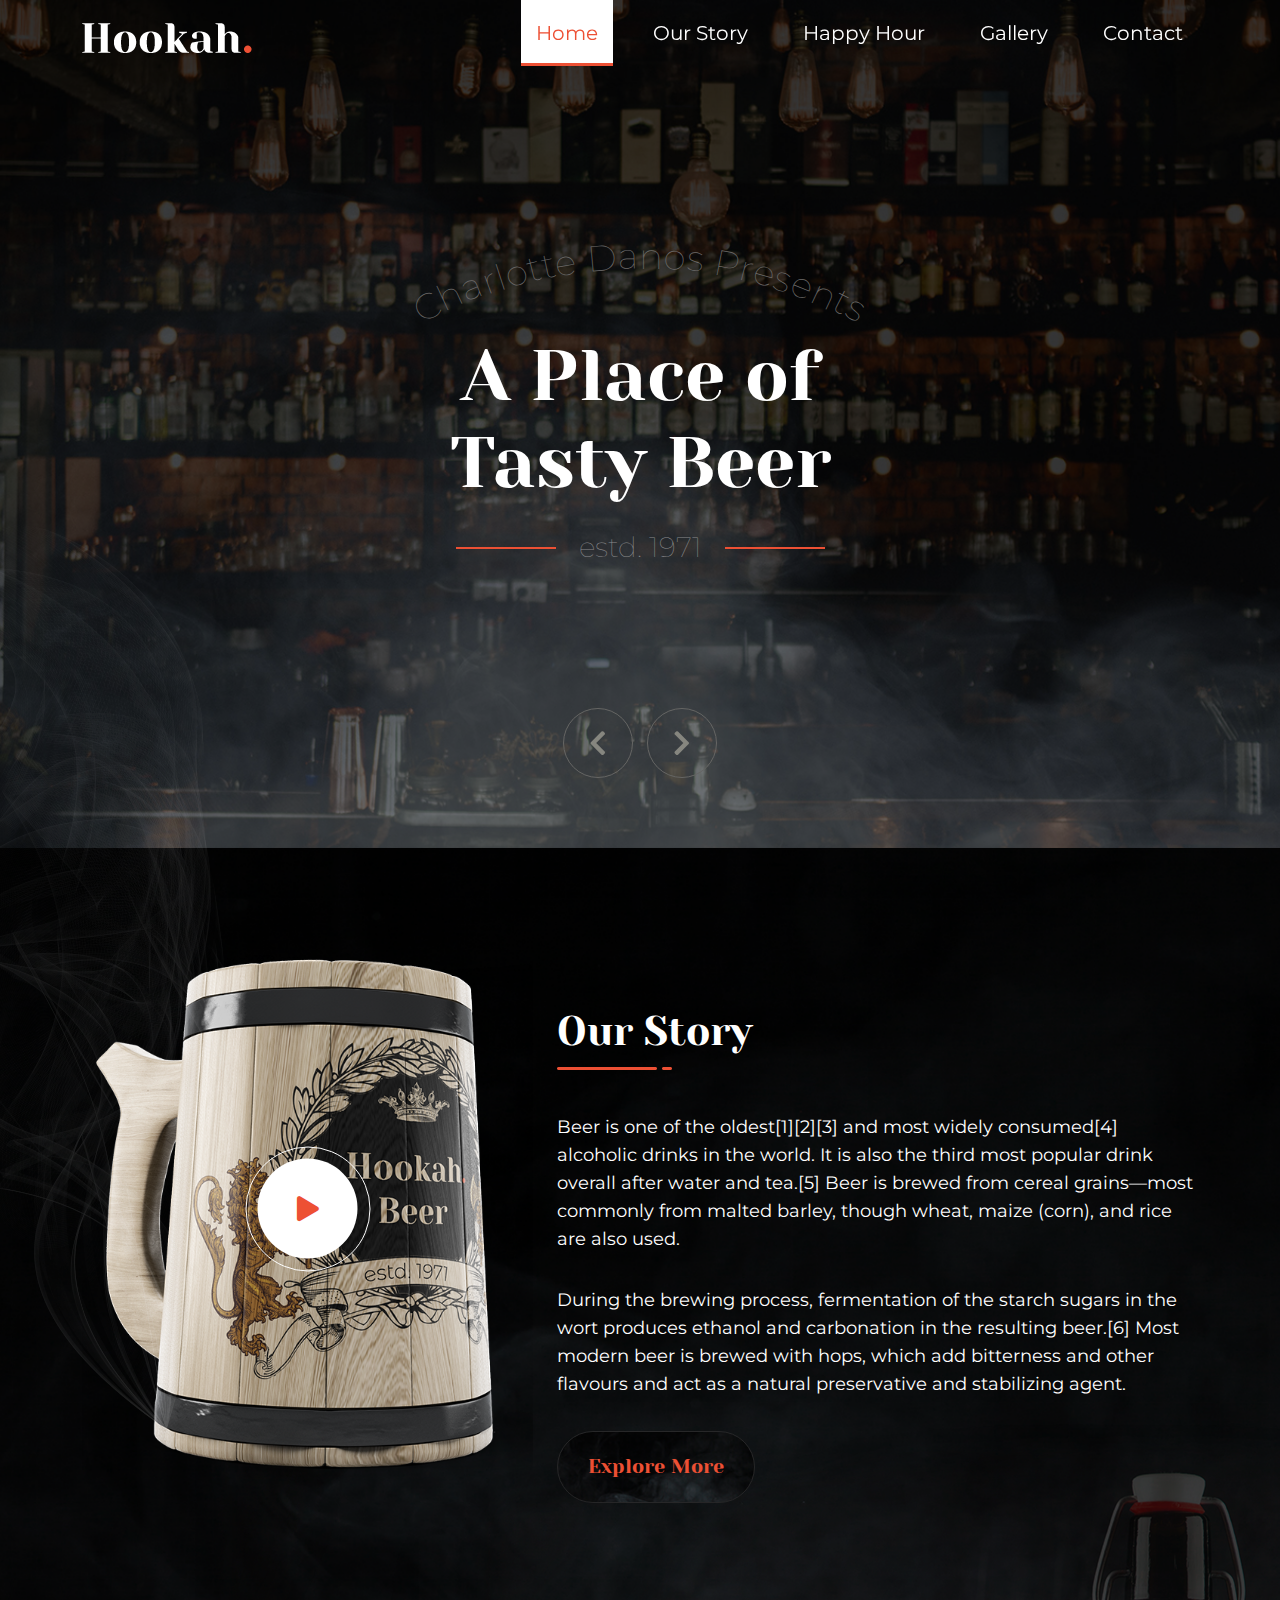
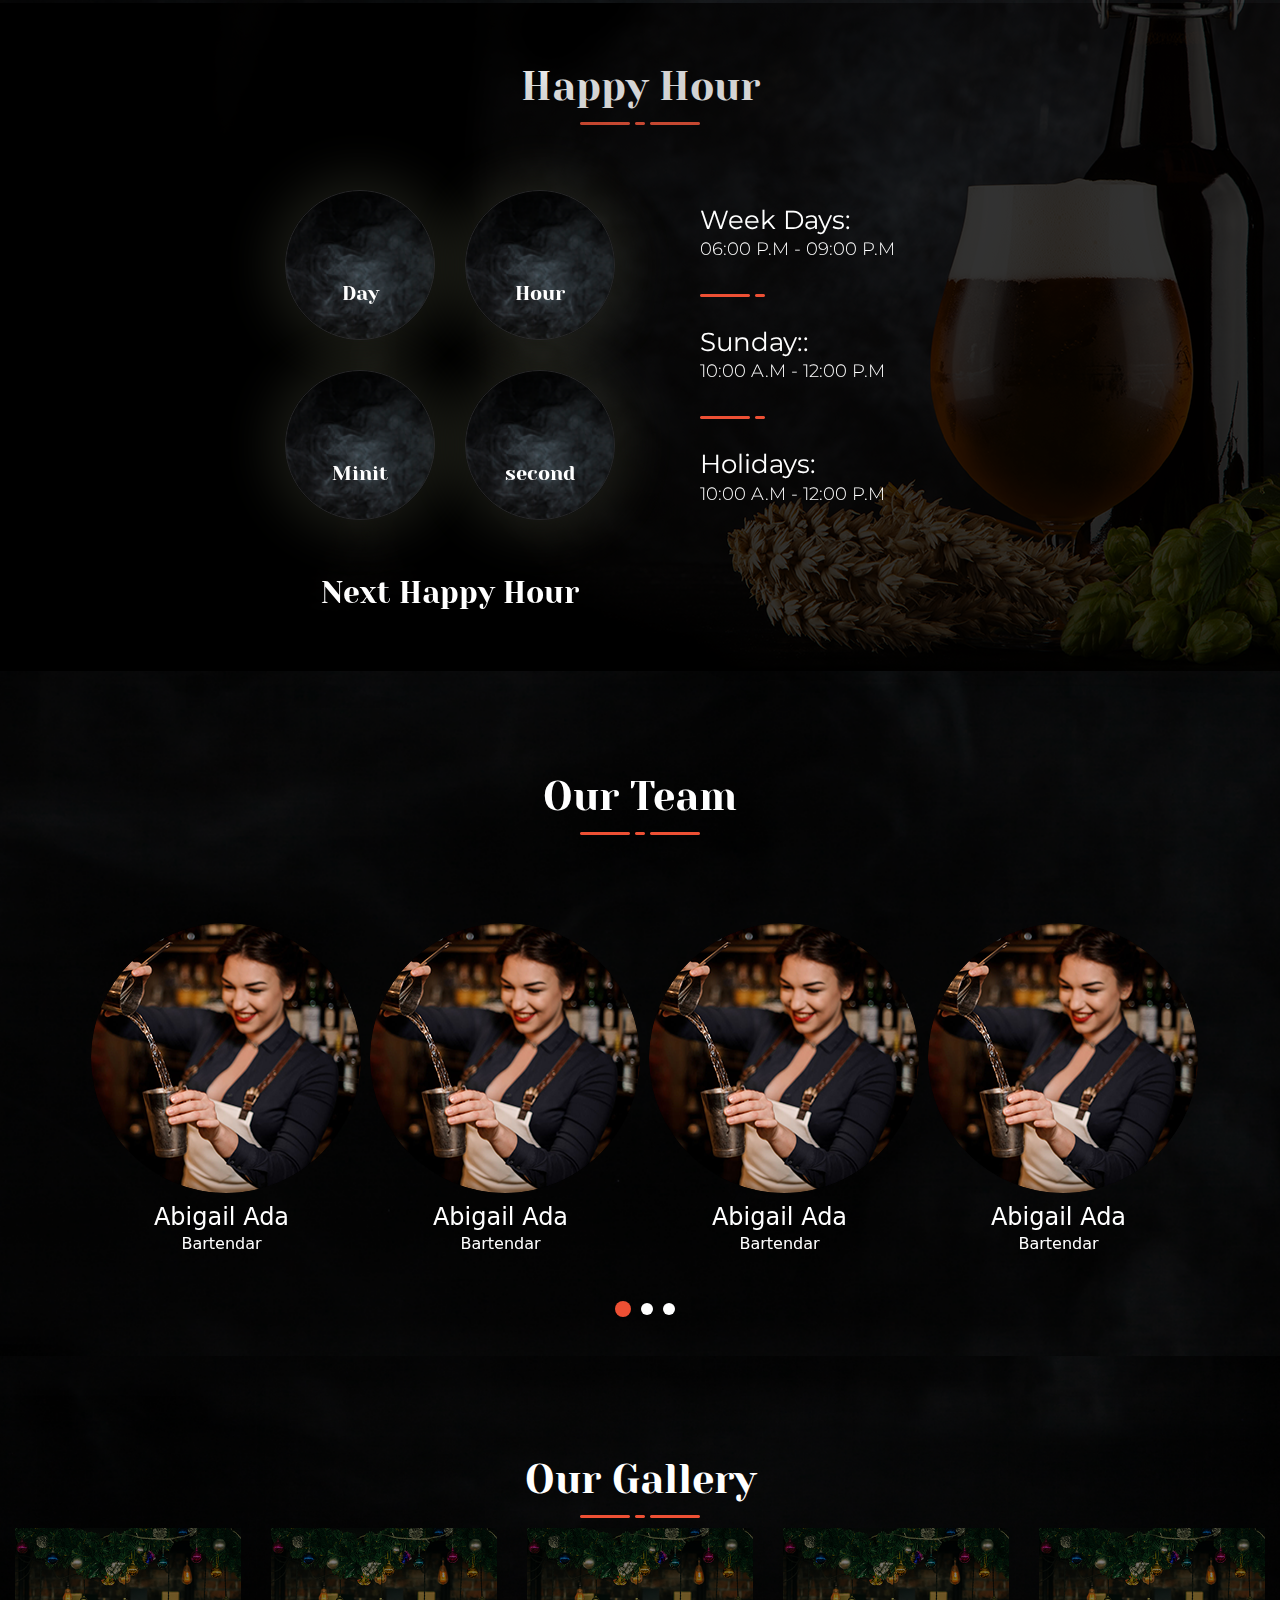
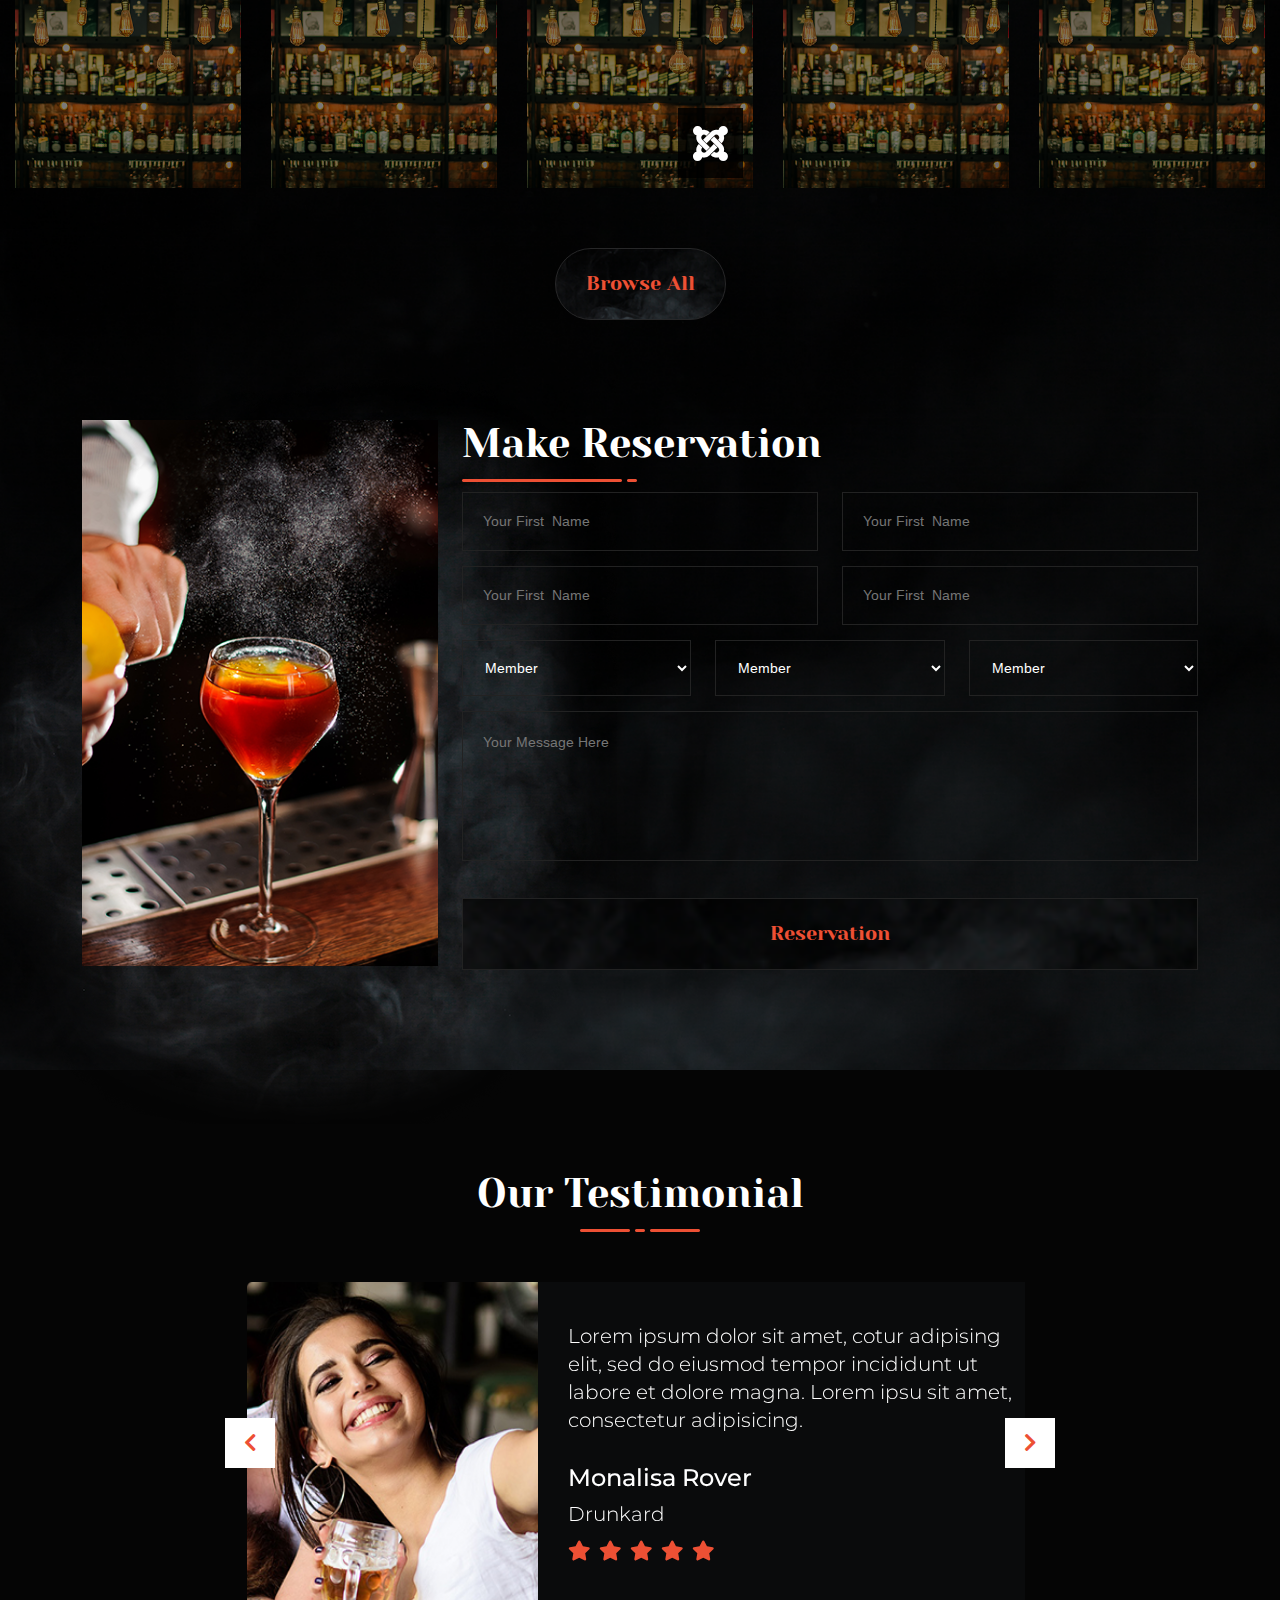
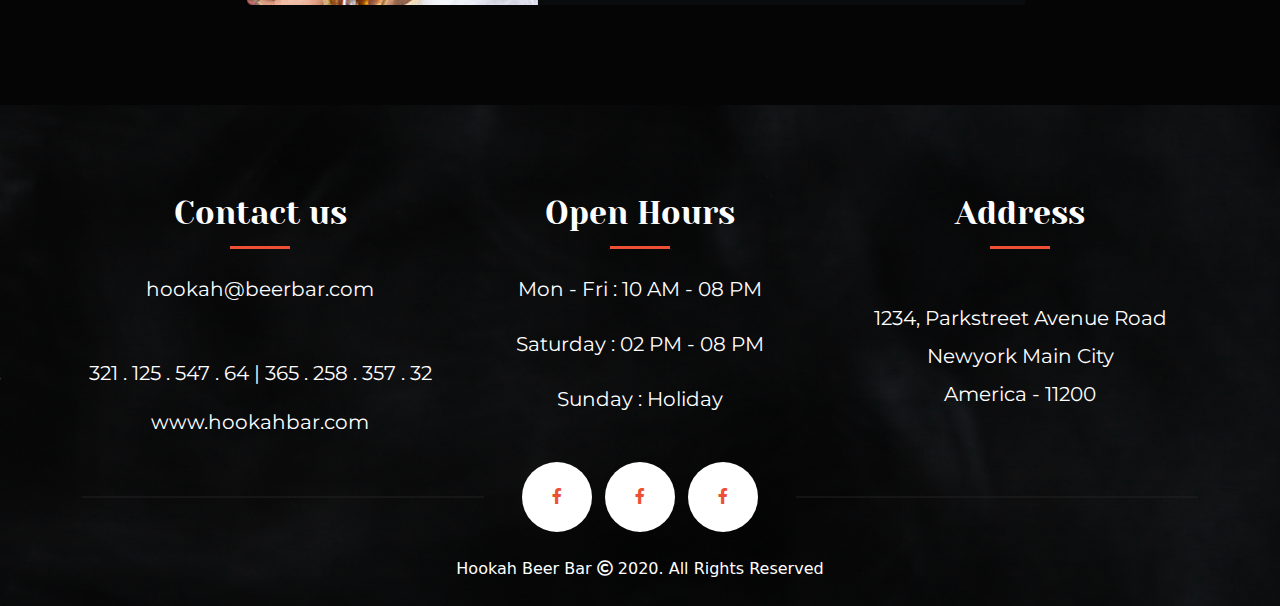
<file: index.html>
<!DOCTYPE html>
<html lang="en">

<head>
    <meta charset="UTF-8">
    <meta http-equiv="X-UA-Compatible" content="IE=edge">
    <meta name="viewport" content="width=device-width, initial-scale=1.0">
    <title>Document</title>
    <!-- ------------------------google fonts--------------------------- -->
    <link rel="preconnect" href="https://fonts.gstatic.com">
    <link
        href="https://fonts.googleapis.com/css2?family=Montserrat:ital,wght@0,100;0,200;0,300;0,400;0,500;0,700;1,100;1,300&display=swap"
        rel="stylesheet">
    <link rel="preconnect" href="https://fonts.gstatic.com">
    <link href="https://fonts.googleapis.com/css2?family=Yeseva+One&display=swap" rel="stylesheet">
    <link rel="preconnect" href="https://fonts.gstatic.com">
    <link href="https://fonts.googleapis.com/css2?family=Arimo:ital,wght@0,400;0,500;0,600;0,700;1,400&display=swap"
        rel="stylesheet">

    <!-- ------------------------google fonts--------------------------- -->
    <link rel="stylesheet" href="css/venobox.css">
    <link rel="stylesheet" href="css/slick.css">
    <link rel="stylesheet" href="css/bootstrap.min.css">
    <link rel="stylesheet" href="css/all.min.css">
    <link rel="stylesheet" href="css/style.css">
    <link rel="stylesheet" href="css/responsive.css">
</head>

<body>
    <!-- ----------------------------------------------
                       nav start
    ------------------------------------------------ -->
    <nav class="navbar navbar-expand-lg">
        <div class="container">
            <a class="navbar-brand" href="#">
                <img src="images/logo.jpg" alt="logo">
            </a>
            <button class="navbar-toggler" type="button" data-bs-toggle="collapse"
                data-bs-target="#navbarSupportedContent" aria-controls="navbarSupportedContent" aria-expanded="false"
                aria-label="Toggle navigation">
                <i class="fas fa-bars text-white"></i>       
            
        </button>
            <div class="collapse navbar-collapse" id="navbarSupportedContent">
                <ul class="navbar-nav ms-auto mb-2 mb-lg-0">
                    <li class="nav-item">
                        <a class="nav-link active" aria-current="page" href="index.html">Home</a>
                    </li>
                    <li class="nav-item">
                        <a class="nav-link" href="about.html"> Our Story </a>
                    </li>
                    <li class="nav-item">
                        <a class="nav-link" href="story.html"> Happy Hour </a>
                    </li>
                    <li class="nav-item">
                        <a class="nav-link" href="gallery.html"> Gallery </a>
                    </li>
                    <li class="nav-item">
                        <a class="nav-link" href="contact.html"> Contact </a>
                    </li>


                </ul>

            </div>
        </div>
    </nav>
    <!-- ----------------------------------------------
                        nav end
    ------------------------------------------------ -->


    <!-- ----------------------------------------------
                        banner_part start
    ------------------------------------------------ -->
    <section id="banner_part" >
        <div class="banner_slider">
            <div class="banner">
                <div class="smoke_overlay">
                    <div class="overlay">
                        <h2 class="banner_round_text">Charlotte Danos Presents</h2>
                        <h1>A Place of Tasty Beer</h1>
                        <p>estd. 1971</p>
                    </div>
                </div>
            </div>
            <div class="banner">
                <div class="smoke_overlay">
                    <div class="overlay">
                        <h2 class="banner_round_text">Charlotte Danos Presents</h2>
                        <h1>A Place of Tasty Beer</h1>
                        <p>estd. 1971</p>
                    </div>
                </div>
            </div>
            <div class="banner">
                <div class="smoke_overlay">
                    <div class="overlay">
                        <h2 class="banner_round_text">Charlotte Danos Presents</h2>
                        <h1>A Place of Tasty Beer</h1>
                        <p>estd. 1971</p>
                    </div>
                </div>
            </div>
        </div>

    </section>


    <!-- ----------------------------------------------
                        banner_part end
    ------------------------------------------------ -->




    <!-- ----------------------------------------------
                      story_part start
    ------------------------------------------------ -->
    <section id="story_part">
        <div class="container">
            <div class="row">
                <div class="col-lg-5">
                    <div class="story_img">
                        <div class="img">
                            <img class="katle" src="images/story_img-1.png" alt="story_img">


                            <div class="icon">
                                <a class="venobox" data-gall="gallery01" href="image01-big.jpg"> <i
                                        class="fas fa-play play"></i></a>

                            </div>




                        </div>
                        <img class="smoke" src="images/story_img-smoke.png" alt="story_img">
                    </div>
                </div>
                <div class="col-lg-7">
                    <div class="details">
                        <div class="story_title">
                            <h2>Our Story</h2>
                            <img src="images/story_shap.png" alt="/story_shap">
                        </div>
                        <p>Beer is one of the oldest[1][2][3] and most widely consumed[4] alcoholic drinks in the world.
                            It is also the third most popular drink overall after water and tea.[5] Beer is brewed from
                            cereal grains—most commonly from malted barley, though wheat, maize (corn), and rice are
                            also used.</p>
                        <p>During the brewing process, fermentation of the starch sugars in the wort produces ethanol
                            and carbonation in the resulting beer.[6] Most modern beer is brewed with hops, which add
                            bitterness and other flavours and act as a natural preservative and stabilizing agent.</p>
                        <a class="btn" href="#">Explore More</a>
                    </div>
                </div>
            </div>
        </div>
    </section>
    <!-- ----------------------------------------------
                   happy_part start
    ------------------------------------------------ -->
    <section id="happy_part">
        <div class="title">
            <h2>Happy Hour</h2>
            <img src="images/title-shap.png" alt="title-shap">
        </div>
        <div class="container">
            <div class="row">
                <div class="col-lg-5">
                    <div class="counter_down">
                        <div class="count">
                            <h4 id="day"></h4>
                            <p>Day</p>
                        </div>
                        <div class="count">
                            <h4 id="hour"></h4>
                            <p>Hour</p>
                        </div>
                        <div class="count">
                            <h4 id="minit"></h4>
                            <p>Minit</p>
                        </div>
                        <div class="count">
                            <h4 id="second"></h4>
                            <p>second</p>
                        </div>
                        <h3>Next Happy Hour</h3>
                    </div>
                </div>
                <div class="col-lg-4">
                    <div class="time">
                        <div class="item">
                            <h5>Week Days:</h5>
                            <p>06:00 P.M - 09:00 P.M</p>
                            <img src="images/time-shap.png" alt="aaaa">
                        </div>
                        <div class="item">
                            <h5>Sunday::</h5>
                            <p>10:00 A.M - 12:00 P.M</p>
                            <img src="images/time-shap.png" alt="aaaa">
                        </div>
                        <div class="item">
                            <h5> Holidays:</h5>
                            <p>10:00 A.M - 12:00 P.M</p>
                        </div>
                    </div>
                </div>
            </div>



        </div>
        <img class="side_img" src="images/counter_left-img.png" alt="dasfsa">
    </section>

    <!-- ----------------------------------------------
                     happy_part end
    ------------------------------------------------ -->



    <!-- ----------------------------------------------
                     team_part start
    ------------------------------------------------ -->
    <section id="team_part">
        <div class="title">
            <h2>Our Team</h2>
            <img src="images/title-shap.png" alt="title-shap">
        </div>
        <div class="container">
            <div class="team_slider">
                <div class="item">
                    <div class="img">
                        <img src="images/team-one.png" alt="afda">
                    </div>
                    <img class="bg" src="images/team_smoke.png" alt="asdf">
                    <div class="text">
                        <h4>Abigail Ada</h4>
                        <p>Bartendar</p>
                    </div>
                </div>
                <div class="item">
                    <div class="img">
                        <img src="images/team-one.png" alt="afda">
                    </div>
                    <img class="bg" src="images/team_smoke.png" alt="asdf">
                    <div class="text">
                        <h4>Abigail Ada</h4>
                        <p>Bartendar</p>
                    </div>
                </div>
                <div class="item">
                    <div class="img">
                        <img src="images/team-one.png" alt="afda">
                    </div>
                    <img class="bg" src="images/team_smoke.png" alt="asdf">
                    <div class="text">
                        <h4>Abigail Ada</h4>
                        <p>Bartendar</p>
                    </div>
                </div>
                <div class="item">
                    <div class="img">
                        <img src="images/team-one.png" alt="afda">
                    </div>
                    <img class="bg" src="images/team_smoke.png" alt="asdf">
                    <div class="text">
                        <h4>Abigail Ada</h4>
                        <p>Bartendar</p>
                    </div>
                </div>
                <div class="item">
                    <div class="img">
                        <img src="images/team-one.png" alt="afda">
                    </div>
                    <img class="bg" src="images/team_smoke.png" alt="asdf">
                    <div class="text">
                        <h4>Abigail Ada</h4>
                        <p>Bartendar</p>
                    </div>
                </div>
                <div class="item">
                    <div class="img">
                        <img src="images/team-one.png" alt="afda">
                    </div>
                    <img class="bg" src="images/team_smoke.png" alt="asdf">
                    <div class="text">
                        <h4>Abigail Ada</h4>
                        <p>Bartendar</p>
                    </div>
                </div>
                <div class="item">
                    <div class="img">
                        <img src="images/team-one.png" alt="afda">
                    </div>
                    <img class="bg" src="images/team_smoke.png" alt="asdf">
                    <div class="text">
                        <h4>Abigail Ada</h4>
                        <p>Bartendar</p>
                    </div>
                </div>
                <div class="item">
                    <div class="img">
                        <img src="images/team-one.png" alt="afda">
                    </div>
                    <img class="bg" src="images/team_smoke.png" alt="asdf">
                    <div class="text">
                        <h4>Abigail Ada</h4>
                        <p>Bartendar</p>
                    </div>
                </div>
                <div class="item">
                    <div class="img">
                        <img src="images/team-one.png" alt="afda">
                    </div>
                    <img class="bg" src="images/team_smoke.png" alt="asdf">
                    <div class="text">
                        <h4>Abigail Ada</h4>
                        <p>Bartendar</p>
                    </div>
                </div>
                <div class="item">
                    <div class="img">
                        <img src="images/team-one.png" alt="afda">
                    </div>
                    <img class="bg" src="images/team_smoke.png" alt="asdf">
                    <div class="text">
                        <h4>Abigail Ada</h4>
                        <p>Bartendar</p>
                    </div>
                </div>
                <div class="item">
                    <div class="img">
                        <img src="images/team-one.png" alt="afda">
                    </div>
                    <img class="bg" src="images/team_smoke.png" alt="asdf">
                    <div class="text">
                        <h4>Abigail Ada</h4>
                        <p>Bartendar</p>
                    </div>
                </div>
                <div class="item">
                    <div class="img">
                        <img src="images/team-one.png" alt="afda">
                    </div>
                    <img class="bg" src="images/team_smoke.png" alt="asdf">
                    <div class="text">
                        <h4>Abigail Ada</h4>
                        <p>Bartendar</p>
                    </div>
                </div>


            </div>
    </section>




    <!-- ----------------------------------------------
                     team_part end
    ------------------------------------------------ -->


    <!-- ----------------------------------------------
                     galarry_part start
    ------------------------------------------------ -->
    <div id="gma-banner">
        <section id="galarry_part">
            <div class="title">
                <h2>Our Gallery</h2>
                <img src="images/title-shap.png" alt="title-shap">
            </div>
            <div class="gallery_slider">
                <div class="item">
                    <div class="img">
                        <img src="images/gallary-one.png" alt="gallary">
                    </div>
                    <div class="icon">
                        <i class="fab fa-joomla"></i>
                    </div>
                </div>
                <div class="item">
                    <div class="img">
                        <img src="images/gallary-one.png" alt="gallary">
                    </div>
                    <div class="icon">
                        <i class="fab fa-joomla"></i>
                    </div>
                </div>
                <div class="item">
                    <div class="img">
                        <img src="images/gallary-one.png" alt="gallary">
                    </div>
                    <div class="icon">
                        <i class="fab fa-joomla"></i>
                    </div>
                </div>
                <div class="item">
                    <div class="img">
                        <img src="images/gallary-one.png" alt="gallary">
                    </div>
                    <div class="icon">
                        <i class="fab fa-joomla"></i>
                    </div>
                </div>
                <div class="item">
                    <div class="img">
                        <img src="images/gallary-one.png" alt="gallary">
                    </div>
                    <div class="icon">
                        <i class="fab fa-joomla"></i>
                    </div>
                </div>
                <div class="item">
                    <div class="img">
                        <img src="images/gallary-one.png" alt="gallary">
                    </div>
                    <div class="icon">
                        <i class="fab fa-joomla"></i>
                    </div>
                </div>
            </div>

            <div class="button">
                <a class="btn" href="#">Browse All</a>
            </div>
        </section>
        <section id="form_part">
            <div class="container">
                <div class="row">
                    <div class="col-lg-4">
                        <div class="item">
                            <div class="img">
                                <img src="images/form_img.png" alt="img">
                            </div>
                            <img class="bg" src="images/form_smoke.png" alt="img">
                        </div>
                    </div>
                    <div class="col-lg-8">
                        <h2>Make Reservation</h2>
                        <img src="images/from-shap.png" alt="asdf">
                        <form>
                            <div class="row">
                                <div class="col-lg-6">

                                    <input type="text" placeholder="Your First  Name">
                                </div>
                                <div class="col-lg-6">
                                    <input type="text" placeholder="Your First  Name">
                                </div>
                                <div class="col-lg-6">
                                    <input type="mail" placeholder="Your First  Name">
                                </div>
                                <div class="col-lg-6">
                                    <input type="text" placeholder="Your First  Name">
                                </div>
                                <div class="col-lg-4">
                                    <select>
                                        <option>Member</option>
                                        <option>Saab</option>
                                        <option>Mercedes</option>
                                        <option>Audi</option>
                                    </select>
                                </div>
                                <div class="col-lg-4">
                                    <select>
                                        <option>Member</option>
                                        <option>Saab</option>
                                        <option>Mercedes</option>
                                        <option>Audi</option>
                                    </select>
                                </div>
                                <div class="col-lg-4">
                                    <select>
                                        <option>Member</option>
                                        <option>Saab</option>
                                        <option>Mercedes</option>
                                        <option>Audi</option>
                                    </select>
                                </div>
                                <div class="col-lg-12">

                                    <textarea placeholder="Your Message Here"></textarea>

                                </div>
                                <div class="col-lg-12">

                                    <button type="submit">Reservation</button>

                                </div>

                            </div>
                        </form>
                    </div>
                </div>

            </div>
        </section>
    </div>

    <!-- ----------------------------------------------
                     galarry_part end
    ------------------------------------------------ -->
    <!-- ----------------------------------------------
              Testimonial_part start
    ------------------------------------------------ -->
<section id="testimonial_part">
    <div class="title">
        <h2>Our Testimonial</h2>
        <img src="images/title-shap.png" alt="title-shap">
    </div>
    <div class="container">
      
            <div class="row">
                <div class="testi_slider">
                
             
                        <div class="testi_item">
                            <div class="img">
                                <img src="images/testi_p-1.png" alt="testi">
                            </div>
                            <div class="item"> 
                            <p>Lorem ipsum dolor sit amet, cotur adipising elit, sed do eiusmod tempor incididunt ut labore et dolore magna. Lorem ipsu sit amet, consectetur adipisicing.</p>
                            <h2>Monalisa Rover</h2>
                            <h3>Drunkard</h3>  
                            <div class="icon">
                                <i class="fas fa-star"></i>
                                <i class="fas fa-star"></i>
                                <i class="fas fa-star"></i>
                                <i class="fas fa-star"></i>
                                <i class="fas fa-star"></i>
                            </div>  
                            </div>
                    </div>
                        <div class="testi_item">
                            <div class="img">
                                <img src="images/testi_p-1.png" alt="testi">
                            </div>
                            <div class="item"> 
                            <p>Lorem ipsum dolor sit amet, cotur adipising elit, sed do eiusmod tempor incididunt ut labore et dolore magna. Lorem ipsu sit amet, consectetur adipisicing.</p>
                            <h2>Monalisa Rover</h2>
                            <h3>Drunkard</h3>  
                            <div class="icon">
                                <i class="fas fa-star"></i>
                                <i class="fas fa-star"></i>
                                <i class="fas fa-star"></i>
                                <i class="fas fa-star"></i>
                                <i class="fas fa-star"></i>
                            </div>  
                            </div>
                    </div>
                        <div class="testi_item">
                            <div class="img">
                                <img src="images/testi_p-1.png" alt="testi">
                            </div>
                            <div class="item"> 
                            <p>Lorem ipsum dolor sit amet, cotur adipising elit, sed do eiusmod tempor incididunt ut labore et dolore magna. Lorem ipsu sit amet, consectetur adipisicing.</p>
                            <h2>Monalisa Rover</h2>
                            <h3>Drunkard</h3>  
                            <div class="icon">
                                <i class="fas fa-star"></i>
                                <i class="fas fa-star"></i>
                                <i class="fas fa-star"></i>
                                <i class="fas fa-star"></i>
                                <i class="fas fa-star"></i>
                            </div>  
                            </div>
                    </div>
                  
                 
        
               
                </div>
            
            </div>
   
      
    </div>
</section>





    <!-- ----------------------------------------------
            Testimonial_part end
    ------------------------------------------------ -->






    <!-- ----------------------------------------------
           footer_part start
    ------------------------------------------------ -->
         <footer>
             <div class="container">
                 <div class="row">
                     <div class="col-lg-4 col-md-6">
                         <div class="item">
                             <h3>Contact us</h3>
                             <a href="#">hookah@beerbar.com</a>
                             <p>321 . 125 . 547 . 64  |  365 . 258 . 357 . 32</p>
                            <a href="#">www.hookahbar.com</a>
                            </div>
                     </div>
                     <div class="col-lg-4 col-md-6">
                         <div class="item">
                             <h3>Open Hours</h3>
                              <ul>
                                  <li>Mon - Fri   :</li>
                                  <li>10 AM - 08 PM</li>
                              </ul>
                              <ul>
                                  <li>Saturday  :</li>
                                  <li>02 PM - 08 PM</li>
                              </ul>
                              <ul>   
                                  <li>Sunday   :</li>
                                  <li>Holiday</li>
                              </ul>
                         </div>
                     </div>
                     <div class="col-lg-4">
                         <div class="item">
                             <h3>Address</h3>
                             <p>1234, Parkstreet Avenue Road <br>
                                Newyork Main City <br>
                                America - 11200</p>
                         </div>
                     </div>
                 </div>
                 <ul class="list-unstyle social-icon">
                     <li class="list-inline-item"><a href="#"><i class="fab fa-facebook-f"></i></a></li>
                     <li class="list-inline-item"><a href="#"><i class="fab fa-facebook-f"></i></a></li>
                     <li class="list-inline-item"><a href="#"><i class="fab fa-facebook-f"></i></a></li>
                 </ul>
                 <p class="text-center">Hookah Beer Bar <i class="far fa-copyright"></i> 2020. All Rights Reserved</p>
             </div>
         </footer>
    <!-- ----------------------------------------------
           footer_part end
    ------------------------------------------------ -->








    <script src="js/jquery-1.12.4.min.js"></script>
    <script src="js/venobox.min.js"></script>
    <script src="js/jquery.arctext.js"></script>
    <script src="js/bootstrap.bundle.min.js"></script>
    <script src="js/slick.min.js"></script>
    <script src="js/script.js"></script>
</body>

</html>
</file>
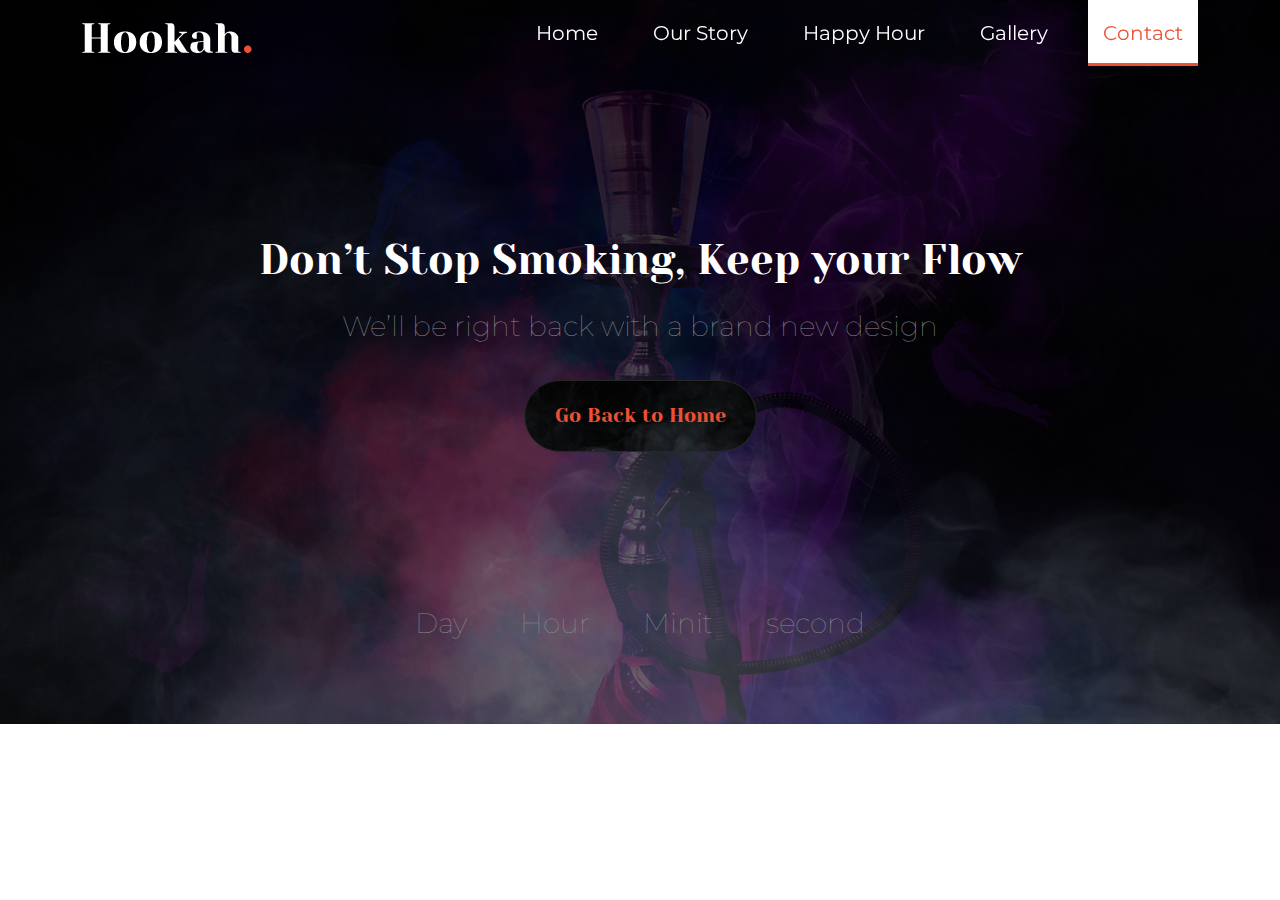
<file: contact.html>
<!DOCTYPE html>
<html lang="en">

<head>
    <meta charset="UTF-8">
    <meta http-equiv="X-UA-Compatible" content="IE=edge">
    <meta name="viewport" content="width=device-width, initial-scale=1.0">
    <title>Document</title>
    <!-- ------------------------google fonts--------------------------- -->
    <link rel="preconnect" href="https://fonts.gstatic.com">
    <link
        href="https://fonts.googleapis.com/css2?family=Montserrat:ital,wght@0,100;0,200;0,300;0,400;0,500;0,700;1,100;1,300&display=swap"
        rel="stylesheet">
    <link rel="preconnect" href="https://fonts.gstatic.com">
    <link href="https://fonts.googleapis.com/css2?family=Yeseva+One&display=swap" rel="stylesheet">
    <link rel="preconnect" href="https://fonts.gstatic.com">
    <link href="https://fonts.googleapis.com/css2?family=Arimo:ital,wght@0,400;0,500;0,600;0,700;1,400&display=swap"
        rel="stylesheet">

    <!-- ------------------------google fonts--------------------------- -->
    <link rel="stylesheet" href="css/venobox.css">
    <link rel="stylesheet" href="css/slick.css">
    <link rel="stylesheet" href="css/bootstrap.min.css">
    <link rel="stylesheet" href="css/all.min.css">
    <link rel="stylesheet" href="css/style.css">
    <link rel="stylesheet" href="css/responsive.css">
</head>

<body>
    <!-- ----------------------------------------------
                       nav start
    ------------------------------------------------ -->
    <nav class="navbar navbar-expand-lg">
        <div class="container">
            <a class="navbar-brand" href="#">
                <img src="images/logo.jpg" alt="logo">
            </a>
            <button class="navbar-toggler" type="button" data-bs-toggle="collapse"
                data-bs-target="#navbarSupportedContent" aria-controls="navbarSupportedContent" aria-expanded="false"
                aria-label="Toggle navigation">
                <i class="fas fa-bars text-white"></i>       
            
        </button>
            <div class="collapse navbar-collapse" id="navbarSupportedContent">
                <ul class="navbar-nav ms-auto mb-2 mb-lg-0">
                    <li class="nav-item">
                        <a class="nav-link " aria-current="page" href="index.html">Home</a>
                    </li>
                    <li class="nav-item">
                        <a class="nav-link" href="about.html"> Our Story </a>
                    </li>
                    <li class="nav-item">
                        <a class="nav-link" href="story.html"> Happy Hour </a>
                    </li>
                    <li class="nav-item">
                        <a class="nav-link" href="gallery.html"> Gallery </a>
                    </li>
                    <li class="nav-item">
                        <a class="nav-link active" href="contact.html"> Contact </a>
                    </li>


                </ul>

            </div>
        </div>
    </nav>
    <!-- ----------------------------------------------
                        nav end
    ------------------------------------------------ -->


    <!-- ----------------------------------------------
                        banner_part start
    ------------------------------------------------ -->
    <section id="banner_part" >
        <div class="banner_slider-">
            <div class="banner contact">
                <div class="smoke_overlay">
                    <div class="overlay">
                      <h1>Don’t Stop Smoking, Keep your Flow</h1>
                      <p>We’ll be right back with a brand new design</p>
                      <a class="btn" href="#">Go Back to Home</a>
                      <div class="container">
                          <div class="row">
                              <div class="col-lg-5 mx-auto">
                                <div class="counter_down d-flex">
                                    <div class="count">
                                        <h4 id="day"></h4>
                                        <p>Day</p>
                                    </div>
                                    <div class="count">
                                        <h4 id="hour"></h4>
                                        <p>Hour</p>
                                    </div>
                                    <div class="count">
                                        <h4 id="minit"></h4>
                                        <p>Minit</p>
                                    </div>
                                    <div class="count">
                                        <h4 id="second"></h4>
                                        <p>second</p>
                                    </div>
                                </div>
                              </div>
                          </div>
                      </div>
                   
                    </div>
                </div>
            </div>
      
        </div>

    </section>


    <!-- ----------------------------------------------
                        banner_part end
    ------------------------------------------------ -->

    <script src="js/jquery-1.12.4.min.js"></script>
    <script src="js/venobox.min.js"></script>
    <script src="js/jquery.arctext.js"></script>
    <script src="js/bootstrap.bundle.min.js"></script>
    <script src="js/slick.min.js"></script>
    <script src="js/script.js"></script>
</body>

</html>
</file>
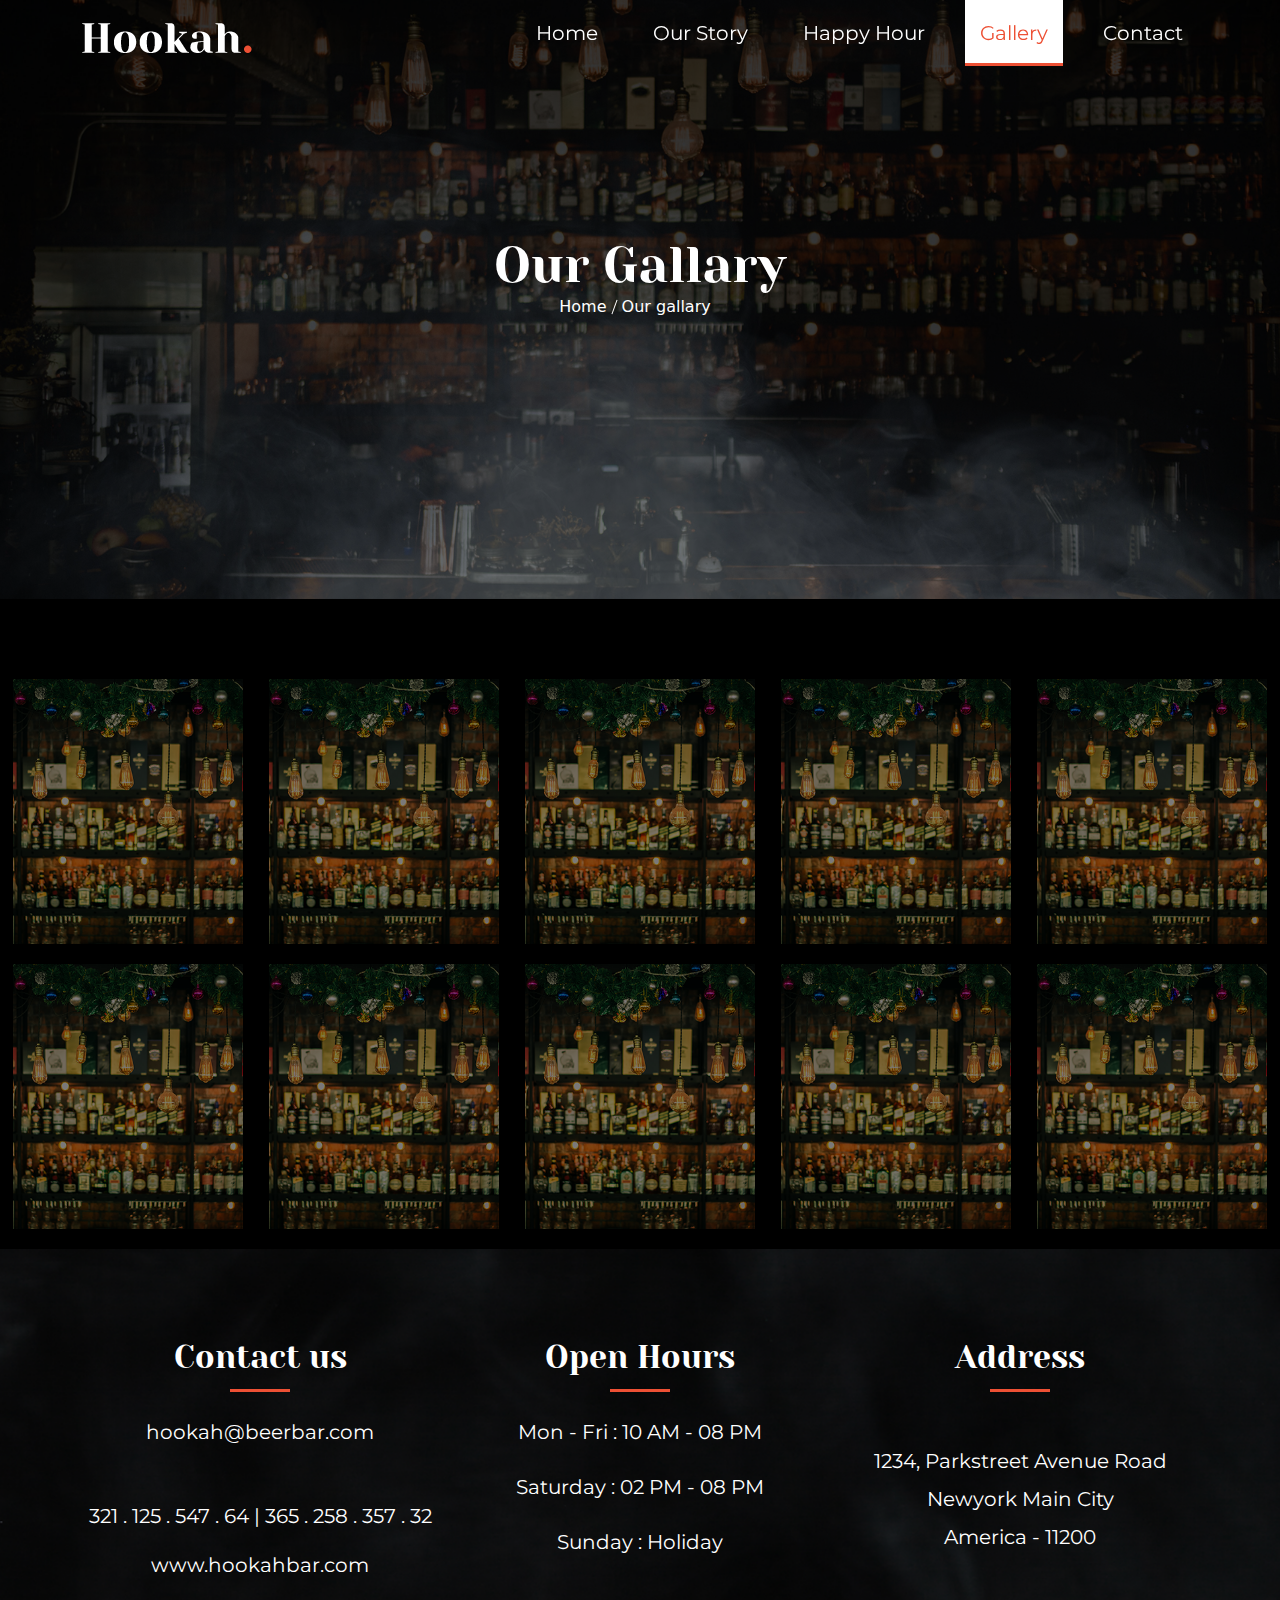
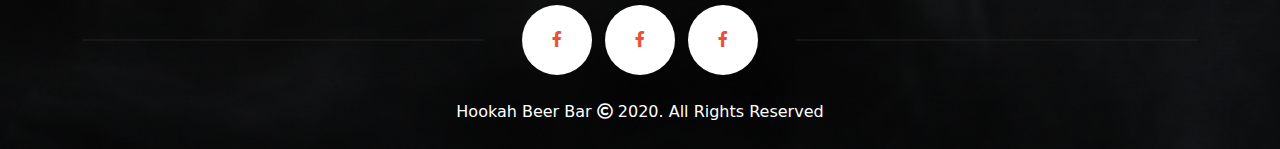
<file: gallery.html>
<!DOCTYPE html>
<html lang="en">

<head>
    <meta charset="UTF-8">
    <meta http-equiv="X-UA-Compatible" content="IE=edge">
    <meta name="viewport" content="width=device-width, initial-scale=1.0">
    <title>Document</title>
    <!-- ------------------------google fonts--------------------------- -->
    <link rel="preconnect" href="https://fonts.gstatic.com">
    <link
        href="https://fonts.googleapis.com/css2?family=Montserrat:ital,wght@0,100;0,200;0,300;0,400;0,500;0,700;1,100;1,300&display=swap"
        rel="stylesheet">
    <link rel="preconnect" href="https://fonts.gstatic.com">
    <link href="https://fonts.googleapis.com/css2?family=Yeseva+One&display=swap" rel="stylesheet">
    <link rel="preconnect" href="https://fonts.gstatic.com">
    <link href="https://fonts.googleapis.com/css2?family=Arimo:ital,wght@0,400;0,500;0,600;0,700;1,400&display=swap"
        rel="stylesheet">

    <!-- ------------------------google fonts--------------------------- -->
    <link rel="stylesheet" href="css/venobox.css">
    <link rel="stylesheet" href="css/slick.css">
    <link rel="stylesheet" href="css/bootstrap.min.css">
    <link rel="stylesheet" href="css/all.min.css">
    <link rel="stylesheet" href="css/style.css">
    <link rel="stylesheet" href="css/responsive.css">
</head>

<body>
    <!-- ----------------------------------------------
                       nav start
    ------------------------------------------------ -->
    <nav class="navbar navbar-expand-lg">
        <div class="container">
            <a class="navbar-brand" href="#">
                <img src="images/logo.jpg" alt="logo">
            </a>
            <button class="navbar-toggler" type="button" data-bs-toggle="collapse"
                data-bs-target="#navbarSupportedContent" aria-controls="navbarSupportedContent" aria-expanded="false"
                aria-label="Toggle navigation">
                <i class="fas fa-bars text-white"></i>       
            
        </button>
            <div class="collapse navbar-collapse" id="navbarSupportedContent">
                <ul class="navbar-nav ms-auto mb-2 mb-lg-0">
                    <li class="nav-item">
                        <a class="nav-link " aria-current="page" href="index.html">Home</a>
                    </li>
                    <li class="nav-item">
                        <a class="nav-link" href="about.html"> Our Story </a>
                    </li>
                    <li class="nav-item">
                        <a class="nav-link" href="story.html"> Happy Hour </a>
                    </li>
                    <li class="nav-item">
                        <a class="nav-link active" href="gallery.html"> Gallery </a>
                    </li>
                    <li class="nav-item">
                        <a class="nav-link" href="contact.html"> Contact </a>
                    </li>


                </ul>

            </div>
        </div>
    </nav>
    <!-- ----------------------------------------------
                        nav end
    ------------------------------------------------ -->


    <!-- ----------------------------------------------
                        banner_part start
    ------------------------------------------------ -->
    <section id="banner_part" >
        <div class="banner_slider">
            <div class="banner">
                <div class="smoke_overlay">
                    <div class="overlay">
                        <h1 class="our-gallary">Our Gallary</h1>
                        <ul>
                            <li><a href="#">Home</a></li>
                            <li><a href="#">Our gallary</a></li>
                        </ul>
                    </div>
                </div>
            </div>
            <!-- <div class="banner">
                <div class="smoke_overlay">
                    <div class="overlay">
                        <h1>Our Story</h1>
                        <ul>
                            <li><a href="#">Home</a></li>
                            <li><a href="#">Our story</a></li>
                        </ul>                
                        </div>
                </div>
            </div> -->
            <!-- <div class="banner">
                <div class="smoke_overlay">
                    <div class="overlay">
                        <h1>Our Story</h1>
                        <ul >
                            <li><a href="#">Home</a></li>
                            <li><a href="#">Our story</a></li>
                        </ul>  
                    </div>
                </div>
            </div> -->
        </div>

    </section>

    <!-- ----------------------------------------------
                        banner_part end
    ------------------------------------------------ -->





    <!-- ----------------------------------------------
                     team_part end
    ------------------------------------------------ -->


    <!-- ----------------------------------------------
                     galarry_part start
    ------------------------------------------------ -->

         <section>
            <div class="gallery-item">
                <div class="item">
                    <div class="img">
                        <img src="images/gallary-one.png" alt="gallary">
                    </div>
                    <div class="icon">
                        <i class="fab fa-joomla"></i>
                    </div>
                </div>
                <div class="item">
                    <div class="img">
                        <img src="images/gallary-one.png" alt="gallary">
                    </div>
                    <div class="icon">
                        <i class="fab fa-joomla"></i>
                    </div>
                </div>
                <div class="item">
                    <div class="img">
                        <img src="images/gallary-one.png" alt="gallary">
                    </div>
                    <div class="icon">
                        <i class="fab fa-joomla"></i>
                    </div>
                </div>
                <div class="item">
                    <div class="img">
                        <img src="images/gallary-one.png" alt="gallary">
                    </div>
                    <div class="icon">
                        <i class="fab fa-joomla"></i>
                    </div>
                </div>
                <div class="item">
                    <div class="img">
                        <img src="images/gallary-one.png" alt="gallary">
                    </div>
                    <div class="icon">
                        <i class="fab fa-joomla"></i>
                    </div>
                </div>
                <div class="item">
                    <div class="img">
                        <img src="images/gallary-one.png" alt="gallary">
                    </div>
                    <div class="icon">
                        <i class="fab fa-joomla"></i>
                    </div>
                </div>
                <div class="item">
                    <div class="img">
                        <img src="images/gallary-one.png" alt="gallary">
                    </div>
                    <div class="icon">
                        <i class="fab fa-joomla"></i>
                    </div>
                </div>
                <div class="item">
                    <div class="img">
                        <img src="images/gallary-one.png" alt="gallary">
                    </div>
                    <div class="icon">
                        <i class="fab fa-joomla"></i>
                    </div>
                </div>
                <div class="item">
                    <div class="img">
                        <img src="images/gallary-one.png" alt="gallary">
                    </div>
                    <div class="icon">
                        <i class="fab fa-joomla"></i>
                    </div>
                </div>
                <div class="item">
                    <div class="img">
                        <img src="images/gallary-one.png" alt="gallary">
                    </div>
                    <div class="icon">
                        <i class="fab fa-joomla"></i>
                    </div>
                </div>
            </div>
        </section>
         <!-- <section>
            <div class="gallery-item">
                
                <div class="item">
                    <div class="img">
                        <img src="images/gallary-one.png" alt="gallary">
                    </div>
                    <div class="icon">
                        <i class="fab fa-joomla"></i>
                    </div>
                </div>
                <div class="item">
                    <div class="img">
                        <img src="images/gallary-one.png" alt="gallary">
                    </div>
                    <div class="icon">
                        <i class="fab fa-joomla"></i>
                    </div>
                </div>
                <div class="item">
                    <div class="img">
                        <img src="images/gallary-one.png" alt="gallary">
                    </div>
                    <div class="icon">
                        <i class="fab fa-joomla"></i>
                    </div>
                </div>
                <div class="item">
                    <div class="img">
                        <img src="images/gallary-one.png" alt="gallary">
                    </div>
                    <div class="icon">
                        <i class="fab fa-joomla"></i>
                    </div>
                </div>
                <div class="item">
                    <div class="img">
                        <img src="images/gallary-one.png" alt="gallary">
                    </div>
                    <div class="icon">
                        <i class="fab fa-joomla"></i>
                    </div>
                </div>
                <div class="item">
                    <div class="img">
                        <img src="images/gallary-one.png" alt="gallary">
                    </div>
                    <div class="icon">
                        <i class="fab fa-joomla"></i>
                    </div>
                </div>
                <div class="item">
                    <div class="img">
                        <img src="images/gallary-one.png" alt="gallary">
                    </div>
                    <div class="icon">
                        <i class="fab fa-joomla"></i>
                    </div>
                </div>
                <div class="item">
                    <div class="img">
                        <img src="images/gallary-one.png" alt="gallary">
                    </div>
                    <div class="icon">
                        <i class="fab fa-joomla"></i>
                    </div>
                </div>
                <div class="item">
                    <div class="img">
                        <img src="images/gallary-one.png" alt="gallary">
                    </div>
                    <div class="icon">
                        <i class="fab fa-joomla"></i>
                    </div>
                </div>
                <div class="item">
                    <div class="img">
                        <img src="images/gallary-one.png" alt="gallary">
                    </div>
                    <div class="icon">
                        <i class="fab fa-joomla"></i>
                    </div>
                </div>
            </div>
        </section> -->

    <!-- ----------------------------------------------
                     galarry_part end
    ------------------------------------------------ -->


    <!-- ----------------------------------------------
           footer_part start
    ------------------------------------------------ -->
         <footer>
             <div class="container">
                 <div class="row">
                     <div class="col-lg-4 col-md-6">
                         <div class="item">
                             <h3>Contact us</h3>
                             <a href="#">hookah@beerbar.com</a>
                             <p>321 . 125 . 547 . 64  |  365 . 258 . 357 . 32</p>
                            <a href="#">www.hookahbar.com</a>
                            </div>
                     </div>
                     <div class="col-lg-4 col-md-6">
                         <div class="item">
                             <h3>Open Hours</h3>
                              <ul>
                                  <li>Mon - Fri   :</li>
                                  <li>10 AM - 08 PM</li>
                              </ul>
                              <ul>
                                  <li>Saturday  :</li>
                                  <li>02 PM - 08 PM</li>
                              </ul>
                              <ul>   
                                  <li>Sunday   :</li>
                                  <li>Holiday</li>
                              </ul>
                         </div>
                     </div>
                     <div class="col-lg-4">
                         <div class="item">
                             <h3>Address</h3>
                             <p>1234, Parkstreet Avenue Road <br>
                                Newyork Main City <br>
                                America - 11200</p>
                         </div>
                     </div>
                 </div>
                 <ul class="list-unstyle social-icon">
                     <li class="list-inline-item"><a href="#"><i class="fab fa-facebook-f"></i></a></li>
                     <li class="list-inline-item"><a href="#"><i class="fab fa-facebook-f"></i></a></li>
                     <li class="list-inline-item"><a href="#"><i class="fab fa-facebook-f"></i></a></li>
                 </ul>
                 <p class="text-center">Hookah Beer Bar <i class="far fa-copyright"></i> 2020. All Rights Reserved</p>
             </div>
         </footer>
    <!-- ----------------------------------------------
           footer_part end
    ------------------------------------------------ -->








    <script src="js/jquery-1.12.4.min.js"></script>
    <script src="js/venobox.min.js"></script>
    <script src="js/jquery.arctext.js"></script>
    <script src="js/bootstrap.bundle.min.js"></script>
    <script src="js/slick.min.js"></script>
    <script src="js/script.js"></script>
</body>

</html>
</file>
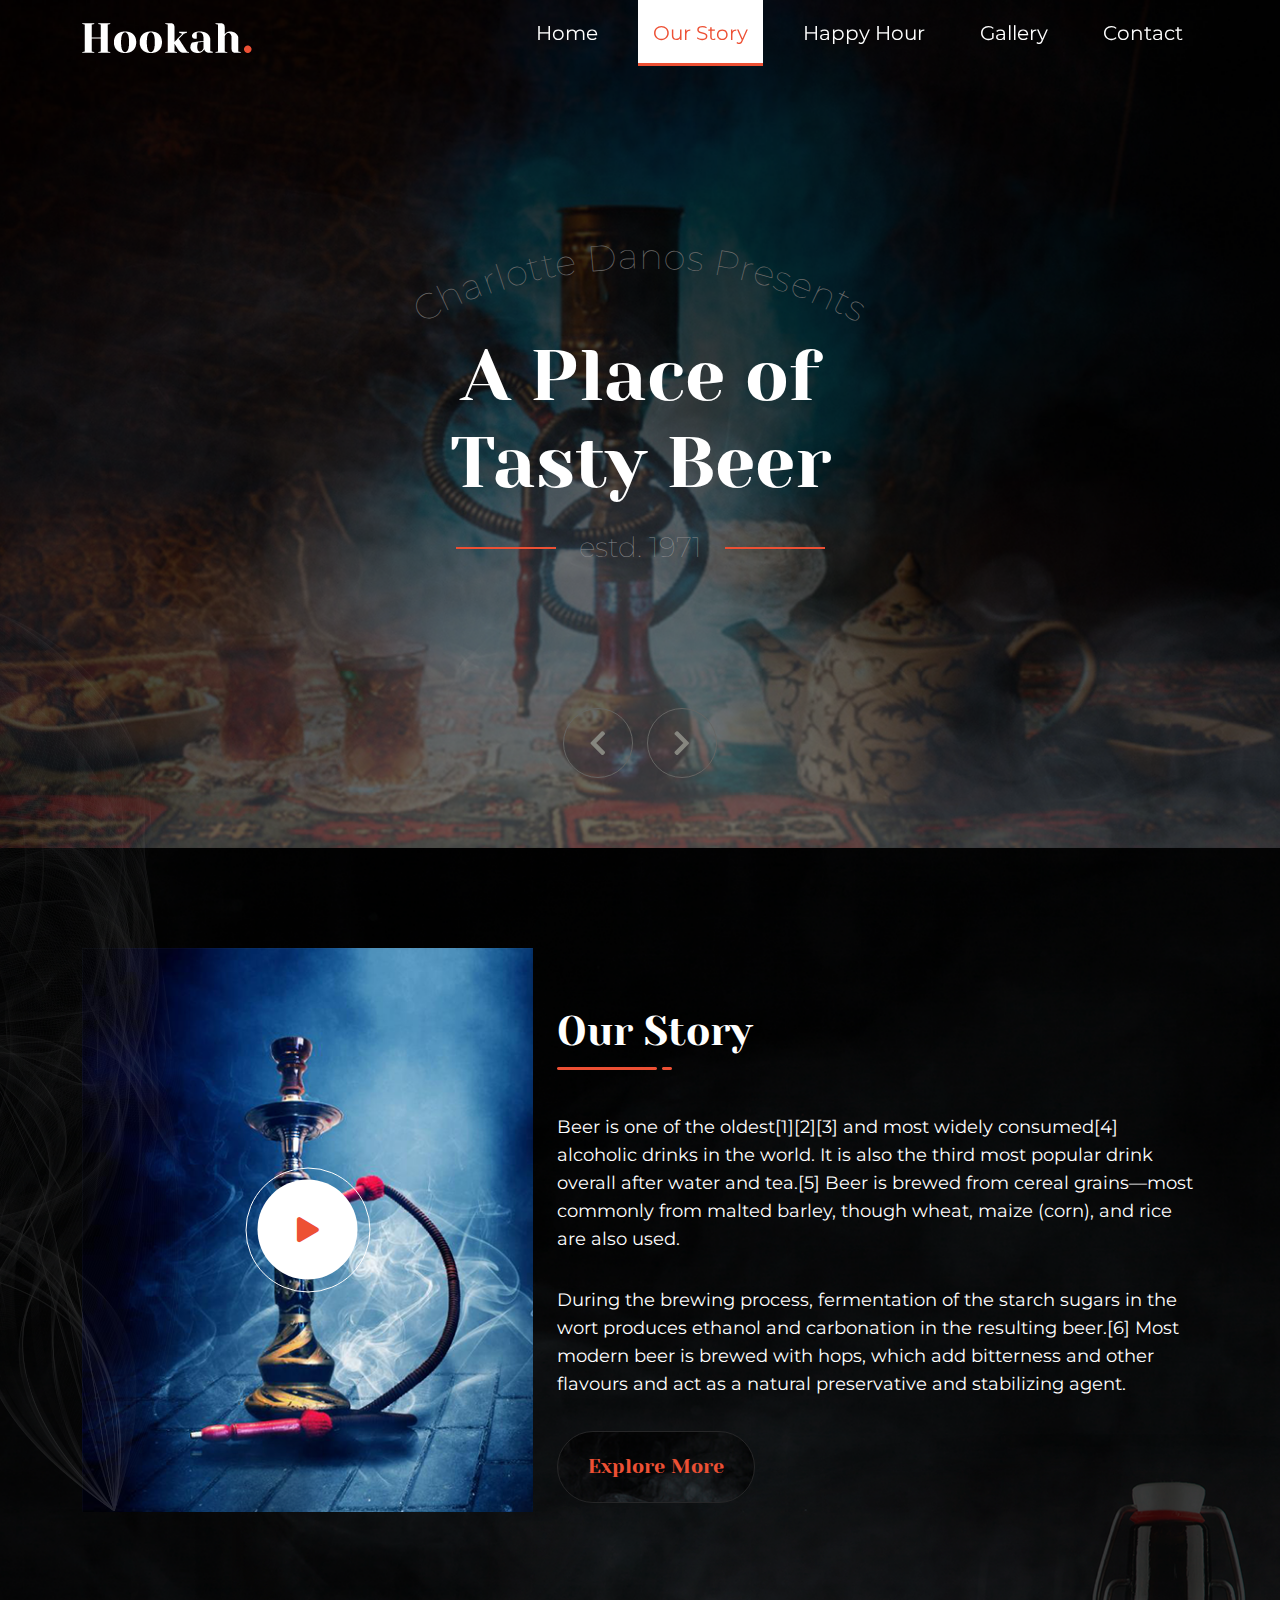
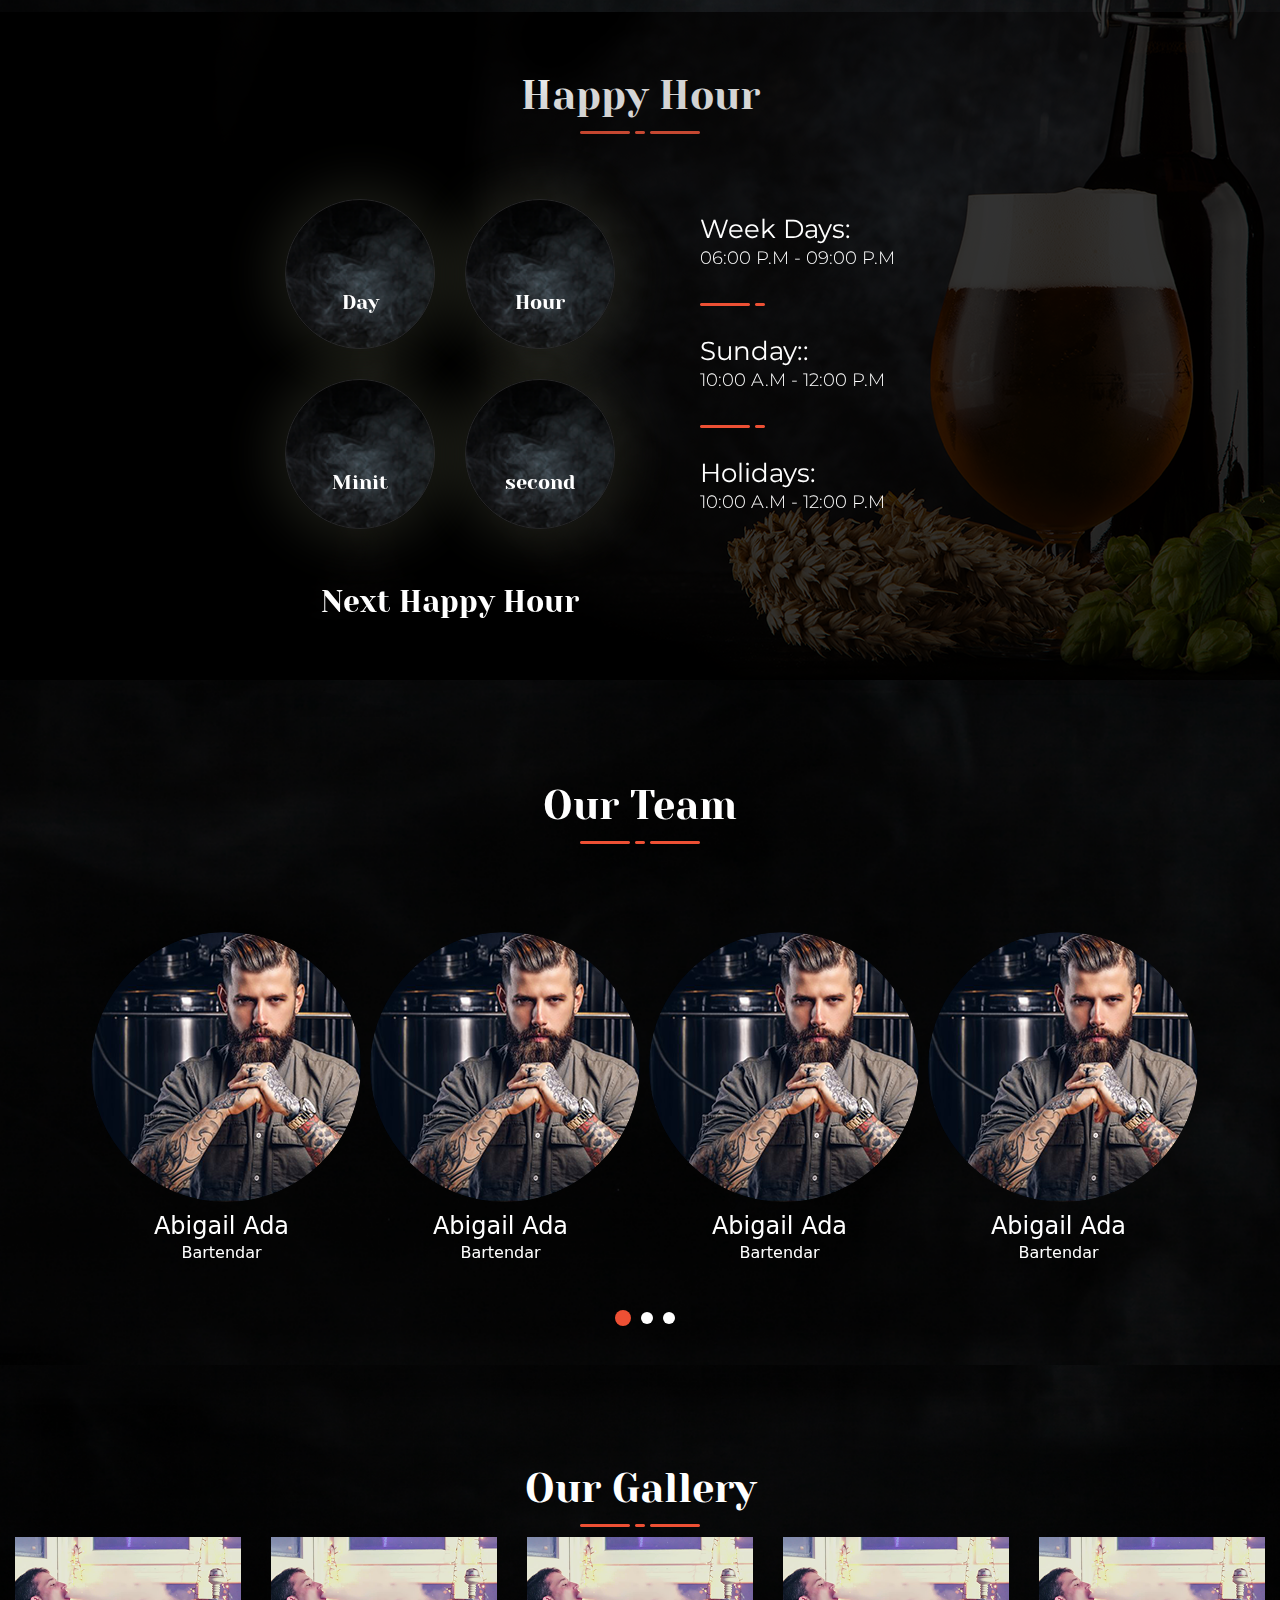
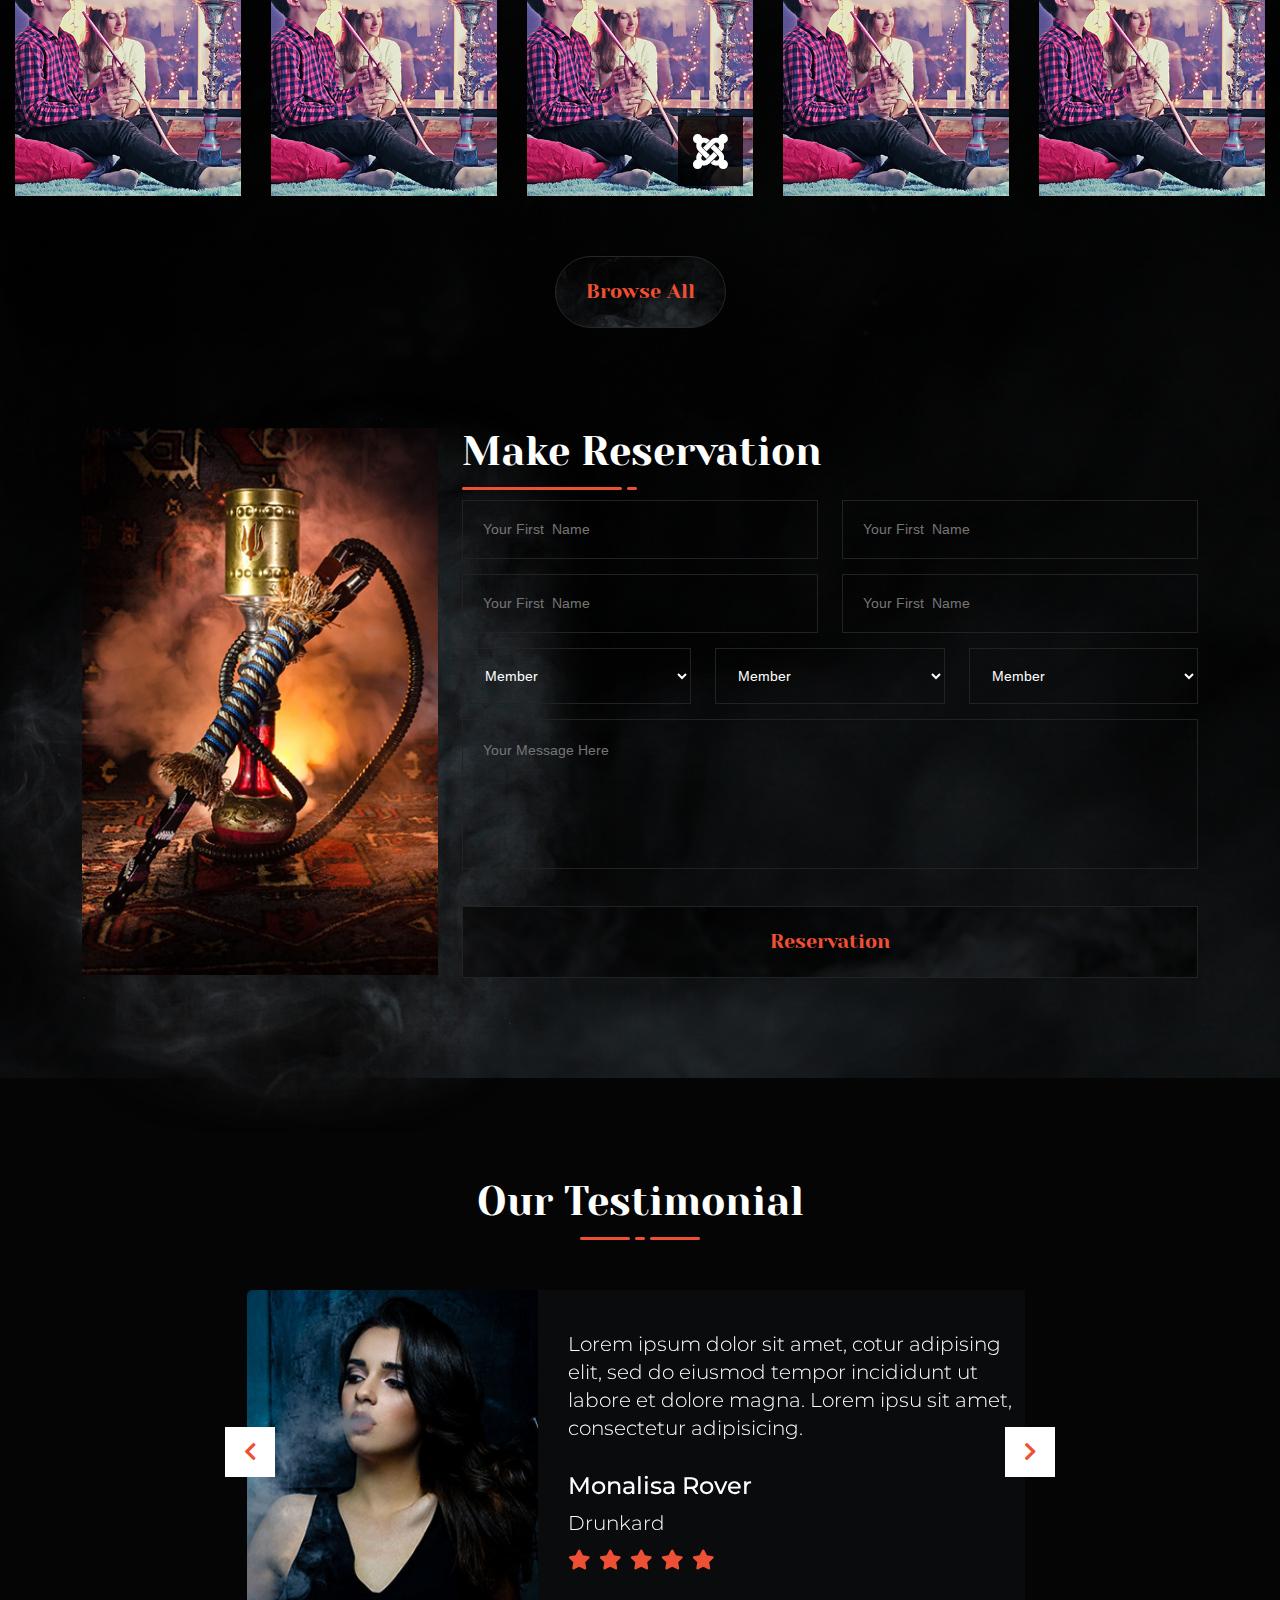
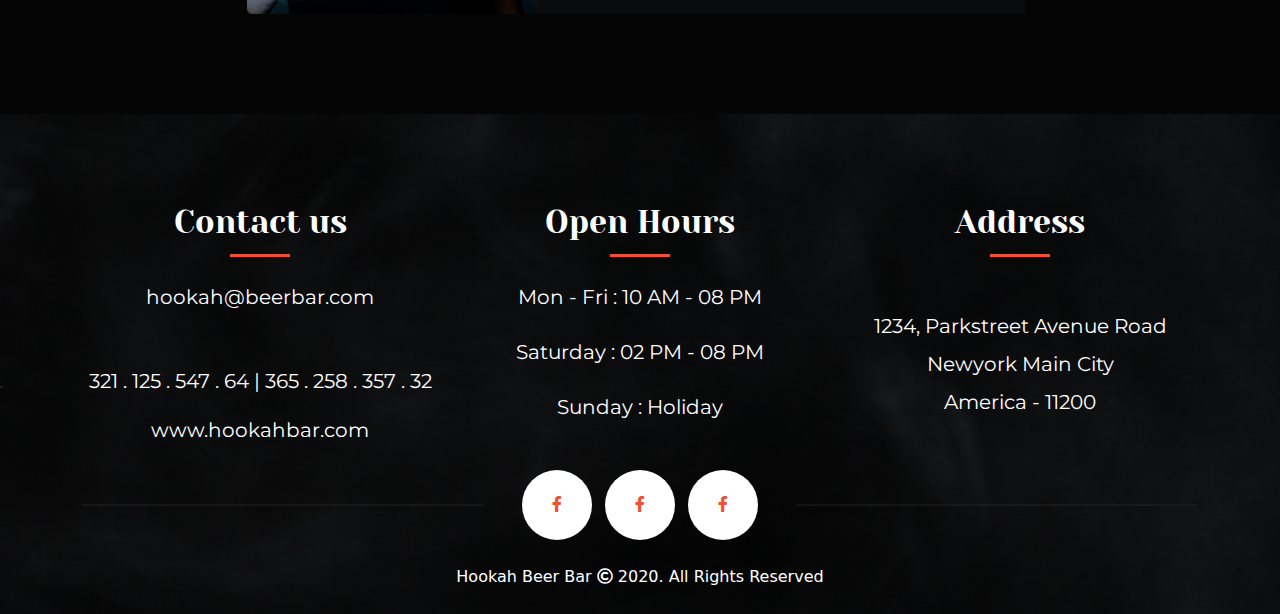
<file: index2.html>
<!DOCTYPE html>
<html lang="en">

<head>
    <meta charset="UTF-8">
    <meta http-equiv="X-UA-Compatible" content="IE=edge">
    <meta name="viewport" content="width=device-width, initial-scale=1.0">
    <title>Document</title>
    <!-- ------------------------google fonts--------------------------- -->
    <link rel="preconnect" href="https://fonts.gstatic.com">
    <link
        href="https://fonts.googleapis.com/css2?family=Montserrat:ital,wght@0,100;0,200;0,300;0,400;0,500;0,700;1,100;1,300&display=swap"
        rel="stylesheet">
    <link rel="preconnect" href="https://fonts.gstatic.com">
    <link href="https://fonts.googleapis.com/css2?family=Yeseva+One&display=swap" rel="stylesheet">
    <link rel="preconnect" href="https://fonts.gstatic.com">
    <link href="https://fonts.googleapis.com/css2?family=Arimo:ital,wght@0,400;0,500;0,600;0,700;1,400&display=swap"
        rel="stylesheet">

    <!-- ------------------------google fonts--------------------------- -->
    <link rel="stylesheet" href="css/venobox.css">
    <link rel="stylesheet" href="css/slick.css">
    <link rel="stylesheet" href="css/bootstrap.min.css">
    <link rel="stylesheet" href="css/all.min.css">
    <link rel="stylesheet" href="css/style.css">
    <link rel="stylesheet" href="css/responsive.css">
</head>

<body  id="home2">
    <!-- ----------------------------------------------
                       nav start
    ------------------------------------------------ -->
    <nav class="navbar navbar-expand-lg">
        <div class="container">
            <a class="navbar-brand" href="#">
                <img src="images/logo.jpg" alt="logo">
            </a>
            <button class="navbar-toggler" type="button" data-bs-toggle="collapse"
                data-bs-target="#navbarSupportedContent" aria-controls="navbarSupportedContent" aria-expanded="false"
                aria-label="Toggle navigation">
                <i class="fas fa-bars text-white"></i>       
            
        </button>
            <div class="collapse navbar-collapse" id="navbarSupportedContent">
                <ul class="navbar-nav ms-auto mb-2 mb-lg-0">
                    <li class="nav-item">
                        <a class="nav-link " aria-current="page" href="index.html">Home</a>
                    </li>
                    <li class="nav-item">
                        <a class="nav-link active" href="about.html"> Our Story </a>
                    </li>
                    <li class="nav-item">
                        <a class="nav-link" href="story.html"> Happy Hour </a>
                    </li>
                    <li class="nav-item">
                        <a class="nav-link" href="gallery.html"> Gallery </a>
                    </li>
                    <li class="nav-item">
                        <a class="nav-link" href="contact.html"> Contact </a>
                    </li>


                </ul>

            </div>
        </div>
    </nav>
    <!-- ----------------------------------------------
                        nav end
    ------------------------------------------------ -->


    <!-- ----------------------------------------------
                        banner_part start
    ------------------------------------------------ -->
    <section id="banner_part" class="story-banner">
        <div class="banner_slider">
            <div class="banner">
                <div class="smoke_overlay">
                    <div class="overlay">
                        <h2 class="banner_round_text">Charlotte Danos Presents</h2>
                        <h1>A Place of Tasty Beer</h1>
                        <p>estd. 1971</p>
                    </div>
                </div>
            </div>
            <div class="banner">
                <div class="smoke_overlay">
                    <div class="overlay">
                        <h2 class="banner_round_text">Charlotte Danos Presents</h2>
                        <h1>A Place of Tasty Beer</h1>
                        <p>estd. 1971</p>
                    </div>
                </div>
            </div>
            <div class="banner">
                <div class="smoke_overlay">
                    <div class="overlay">
                        <h2 class="banner_round_text">Charlotte Danos Presents</h2>
                        <h1>A Place of Tasty Beer</h1>
                        <p>estd. 1971</p>
                    </div>
                </div>
            </div>
        </div>

    </section>


    <!-- ----------------------------------------------
                        banner_part end
    ------------------------------------------------ -->




    <!-- ----------------------------------------------
                      story_part start
    ------------------------------------------------ -->
    <section id="story_part">
        <div class="container">
            <div class="row">
                <div class="col-lg-5">
                    <div class="story_img">
                        <div class="img">
                            <img class="katle" src="images/story-img-2.png" alt="story_img">


                            <div class="icon">
                                <a class="venobox" data-gall="gallery01" href="image01-big.jpg"> <i
                                        class="fas fa-play play"></i></a>

                            </div>




                        </div>
                        <img class="smoke" src="images/story_img-smoke.png" alt="story_img">
                    </div>
                </div>
                <div class="col-lg-7">
                    <div class="details">
                        <div class="story_title">
                            <h2>Our Story</h2>
                            <img src="images/story_shap.png" alt="/story_shap">
                        </div>
                        <p>Beer is one of the oldest[1][2][3] and most widely consumed[4] alcoholic drinks in the world.
                            It is also the third most popular drink overall after water and tea.[5] Beer is brewed from
                            cereal grains—most commonly from malted barley, though wheat, maize (corn), and rice are
                            also used.</p>
                        <p>During the brewing process, fermentation of the starch sugars in the wort produces ethanol
                            and carbonation in the resulting beer.[6] Most modern beer is brewed with hops, which add
                            bitterness and other flavours and act as a natural preservative and stabilizing agent.</p>
                        <a class="btn" href="#">Explore More</a>
                    </div>
                </div>
            </div>
        </div>
    </section>
    <!-- ----------------------------------------------
                   happy_part start
    ------------------------------------------------ -->
    <section id="happy_part">
        <div class="title">
            <h2>Happy Hour</h2>
            <img src="images/title-shap.png" alt="title-shap">
        </div>
        <div class="container">
            <div class="row">
                <div class="col-lg-5">
                    <div class="counter_down">
                        <div class="count">
                            <h4 id="day"></h4>
                            <p>Day</p>
                        </div>
                        <div class="count">
                            <h4 id="hour"></h4>
                            <p>Hour</p>
                        </div>
                        <div class="count">
                            <h4 id="minit"></h4>
                            <p>Minit</p>
                        </div>
                        <div class="count">
                            <h4 id="second"></h4>
                            <p>second</p>
                        </div>
                        <h3>Next Happy Hour</h3>
                    </div>
                </div>
                <div class="col-lg-4">
                    <div class="time">
                        <div class="item">
                            <h5>Week Days:</h5>
                            <p>06:00 P.M - 09:00 P.M</p>
                            <img src="images/time-shap.png" alt="aaaa">
                        </div>
                        <div class="item">
                            <h5>Sunday::</h5>
                            <p>10:00 A.M - 12:00 P.M</p>
                            <img src="images/time-shap.png" alt="aaaa">
                        </div>
                        <div class="item">
                            <h5> Holidays:</h5>
                            <p>10:00 A.M - 12:00 P.M</p>
                        </div>
                    </div>
                </div>
            </div>



        </div>
        <img class="side_img" src="images/counter_left-img.png" alt="dasfsa">
    </section>

    <!-- ----------------------------------------------
                     happy_part end
    ------------------------------------------------ -->



    <!-- ----------------------------------------------
                     team_part start
    ------------------------------------------------ -->
    <section id="team_part">
        <div class="title">
            <h2>Our Team</h2>
            <img src="images/title-shap.png" alt="title-shap">
        </div>
        <div class="container">
            <div class="team_slider">
                <div class="item">
                    <div class="img">
                        <img src="images/abou-team-one.png" alt="afda">
                    </div>
                    <img class="bg" src="images/team_smoke.png" alt="asdf">
                    <div class="text">
                        <h4>Abigail Ada</h4>
                        <p>Bartendar</p>
                    </div>
                </div>
                <div class="item">
                    <div class="img">
                        <img src="images/abou-team-one.png" alt="afda">
                    </div>
                    <img class="bg" src="images/team_smoke.png" alt="asdf">
                    <div class="text">
                        <h4>Abigail Ada</h4>
                        <p>Bartendar</p>
                    </div>
                </div>
                <div class="item">
                    <div class="img">
                        <img src="images/abou-team-one.png" alt="afda">
                    </div>
                    <img class="bg" src="images/team_smoke.png" alt="asdf">
                    <div class="text">
                        <h4>Abigail Ada</h4>
                        <p>Bartendar</p>
                    </div>
                </div>
                <div class="item">
                    <div class="img">
                        <img src="images/abou-team-one.png" alt="afda">
                    </div>
                    <img class="bg" src="images/team_smoke.png" alt="asdf">
                    <div class="text">
                        <h4>Abigail Ada</h4>
                        <p>Bartendar</p>
                    </div>
                </div>
                <div class="item">
                    <div class="img">
                        <img src="images/abou-team-one.png" alt="afda">
                    </div>
                    <img class="bg" src="images/team_smoke.png" alt="asdf">
                    <div class="text">
                        <h4>Abigail Ada</h4>
                        <p>Bartendar</p>
                    </div>
                </div>
                <div class="item">
                    <div class="img">
                        <img src="images/abou-team-one.png" alt="afda">
                    </div>
                    <img class="bg" src="images/team_smoke.png" alt="asdf">
                    <div class="text">
                        <h4>Abigail Ada</h4>
                        <p>Bartendar</p>
                    </div>
                </div>
                <div class="item">
                    <div class="img">
                        <img src="images/abou-team-one.png" alt="afda">
                    </div>
                    <img class="bg" src="images/team_smoke.png" alt="asdf">
                    <div class="text">
                        <h4>Abigail Ada</h4>
                        <p>Bartendar</p>
                    </div>
                </div>
                <div class="item">
                    <div class="img">
                        <img src="images/abou-team-one.png" alt="afda">
                    </div>
                    <img class="bg" src="images/team_smoke.png" alt="asdf">
                    <div class="text">
                        <h4>Abigail Ada</h4>
                        <p>Bartendar</p>
                    </div>
                </div>
                <div class="item">
                    <div class="img">
                        <img src="images/abou-team-one.png" alt="afda">
                    </div>
                    <img class="bg" src="images/team_smoke.png" alt="asdf">
                    <div class="text">
                        <h4>Abigail Ada</h4>
                        <p>Bartendar</p>
                    </div>
                </div>
                <div class="item">
                    <div class="img">
                        <img src="images/abou-team-one.png" alt="afda">
                    </div>
                    <img class="bg" src="images/team_smoke.png" alt="asdf">
                    <div class="text">
                        <h4>Abigail Ada</h4>
                        <p>Bartendar</p>
                    </div>
                </div>
                <div class="item">
                    <div class="img">
                        <img src="images/abou-team-one.png" alt="afda">
                    </div>
                    <img class="bg" src="images/team_smoke.png" alt="asdf">
                    <div class="text">
                        <h4>Abigail Ada</h4>
                        <p>Bartendar</p>
                    </div>
                </div>
                <div class="item">
                    <div class="img">
                        <img src="images/abou-team-one.png" alt="afda">
                    </div>
                    <img class="bg" src="images/team_smoke.png" alt="asdf">
                    <div class="text">
                        <h4>Abigail Ada</h4>
                        <p>Bartendar</p>
                    </div>
                </div>


            </div>
    </section>




    <!-- ----------------------------------------------
                     team_part end
    ------------------------------------------------ -->


    <!-- ----------------------------------------------
                     galarry_part start
    ------------------------------------------------ -->
    <div id="gma-banner">
        <section id="galarry_part">
            <div class="title">
                <h2>Our Gallery</h2>
                <img src="images/title-shap.png" alt="title-shap">
            </div>
            <div class="gallery_slider">
                <div class="item">
                    <div class="img">
                        <img src="images/about-gallary-one.png" alt="gallary">
                    </div>
                    <div class="icon">
                        <i class="fab fa-joomla"></i>
                    </div>
                </div>
                <div class="item">
                    <div class="img">
                        <img src="images/about-gallary-one.png" alt="gallary">
                    </div>
                    <div class="icon">
                        <i class="fab fa-joomla"></i>
                    </div>
                </div>
                <div class="item">
                    <div class="img">
                        <img src="images/about-gallary-one.png" alt="gallary">
                    </div>
                    <div class="icon">
                        <i class="fab fa-joomla"></i>
                    </div>
                </div>
                <div class="item">
                    <div class="img">
                        <img src="images/about-gallary-one.png" alt="gallary">
                    </div>
                    <div class="icon">
                        <i class="fab fa-joomla"></i>
                    </div>
                </div>
                <div class="item">
                    <div class="img">
                        <img src="images/about-gallary-one.png" alt="gallary">
                    </div>
                    <div class="icon">
                        <i class="fab fa-joomla"></i>
                    </div>
                </div>
                <div class="item">
                    <div class="img">
                        <img src="images/about-gallary-one.png" alt="gallary">
                    </div>
                    <div class="icon">
                        <i class="fab fa-joomla"></i>
                    </div>
                </div>
            </div>

            <div class="button">
                <a class="btn" href="#">Browse All</a>
            </div>
        </section>
        <section id="form_part">
            <div class="container">
                <div class="row">
                    <div class="col-lg-4">
                        <div class="item">
                            <div class="img">
                                <img src="images/form_img-2.png" alt="img">
                            </div>
                            <img class="bg" src="images/form_smoke.png" alt="img">
                        </div>
                    </div>
                    <div class="col-lg-8">
                        <h2>Make Reservation</h2>
                        <img src="images/from-shap.png" alt="asdf">
                        <form>
                            <div class="row">
                                <div class="col-lg-6">

                                    <input type="text" placeholder="Your First  Name">
                                </div>
                                <div class="col-lg-6">
                                    <input type="text" placeholder="Your First  Name">
                                </div>
                                <div class="col-lg-6">
                                    <input type="mail" placeholder="Your First  Name">
                                </div>
                                <div class="col-lg-6">
                                    <input type="text" placeholder="Your First  Name">
                                </div>
                                <div class="col-lg-4">
                                    <select>
                                        <option>Member</option>
                                        <option>Saab</option>
                                        <option>Mercedes</option>
                                        <option>Audi</option>
                                    </select>
                                </div>
                                <div class="col-lg-4">
                                    <select>
                                        <option>Member</option>
                                        <option>Saab</option>
                                        <option>Mercedes</option>
                                        <option>Audi</option>
                                    </select>
                                </div>
                                <div class="col-lg-4">
                                    <select>
                                        <option>Member</option>
                                        <option>Saab</option>
                                        <option>Mercedes</option>
                                        <option>Audi</option>
                                    </select>
                                </div>
                                <div class="col-lg-12">

                                    <textarea placeholder="Your Message Here"></textarea>

                                </div>
                                <div class="col-lg-12">

                                    <button type="submit">Reservation</button>

                                </div>

                            </div>
                        </form>
                    </div>
                </div>

            </div>
        </section>
    </div>

    <!-- ----------------------------------------------
                     galarry_part end
    ------------------------------------------------ -->
    <!-- ----------------------------------------------
              Testimonial_part start
    ------------------------------------------------ -->
<section id="testimonial_part">
    <div class="title">
        <h2>Our Testimonial</h2>
        <img src="images/title-shap.png" alt="title-shap">
    </div>
    <div class="container">
      
            <div class="row">
                <div class="testi_slider">
                
             
                        <div class="testi_item">
                            <div class="img">
                                <img src="images/testi_p-2.png" alt="testi">
                            </div>
                            <div class="item"> 
                            <p>Lorem ipsum dolor sit amet, cotur adipising elit, sed do eiusmod tempor incididunt ut labore et dolore magna. Lorem ipsu sit amet, consectetur adipisicing.</p>
                            <h2>Monalisa Rover</h2>
                            <h3>Drunkard</h3>  
                            <div class="icon">
                                <i class="fas fa-star"></i>
                                <i class="fas fa-star"></i>
                                <i class="fas fa-star"></i>
                                <i class="fas fa-star"></i>
                                <i class="fas fa-star"></i>
                            </div>  
                            </div>
                    </div>
                        <div class="testi_item">
                            <div class="img">
                                <img src="images/testi_p-2.png" alt="testi">
                            </div>
                            <div class="item"> 
                            <p>Lorem ipsum dolor sit amet, cotur adipising elit, sed do eiusmod tempor incididunt ut labore et dolore magna. Lorem ipsu sit amet, consectetur adipisicing.</p>
                            <h2>Monalisa Rover</h2>
                            <h3>Drunkard</h3>  
                            <div class="icon">
                                <i class="fas fa-star"></i>
                                <i class="fas fa-star"></i>
                                <i class="fas fa-star"></i>
                                <i class="fas fa-star"></i>
                                <i class="fas fa-star"></i>
                            </div>  
                            </div>
                    </div>
                        <div class="testi_item">
                            <div class="img">
                                <img src="images/testi_p-2.png" alt="testi">
                            </div>
                            <div class="item"> 
                            <p>Lorem ipsum dolor sit amet, cotur adipising elit, sed do eiusmod tempor incididunt ut labore et dolore magna. Lorem ipsu sit amet, consectetur adipisicing.</p>
                            <h2>Monalisa Rover</h2>
                            <h3>Drunkard</h3>  
                            <div class="icon">
                                <i class="fas fa-star"></i>
                                <i class="fas fa-star"></i>
                                <i class="fas fa-star"></i>
                                <i class="fas fa-star"></i>
                                <i class="fas fa-star"></i>
                            </div>  
                            </div>
                    </div>
                  
                 
        
               
                </div>
            
            </div>
   
      
    </div>
</section>





    <!-- ----------------------------------------------
            Testimonial_part end
    ------------------------------------------------ -->






    <!-- ----------------------------------------------
           footer_part start
    ------------------------------------------------ -->
         <footer>
             <div class="container">
                 <div class="row">
                     <div class="col-lg-4 col-md-6">
                         <div class="item">
                             <h3>Contact us</h3>
                             <a href="#">hookah@beerbar.com</a>
                             <p>321 . 125 . 547 . 64  |  365 . 258 . 357 . 32</p>
                            <a href="#">www.hookahbar.com</a>
                            </div>
                     </div>
                     <div class="col-lg-4 col-md-6">
                         <div class="item">
                             <h3>Open Hours</h3>
                              <ul>
                                  <li>Mon - Fri   :</li>
                                  <li>10 AM - 08 PM</li>
                              </ul>
                              <ul>
                                  <li>Saturday  :</li>
                                  <li>02 PM - 08 PM</li>
                              </ul>
                              <ul>   
                                  <li>Sunday   :</li>
                                  <li>Holiday</li>
                              </ul>
                         </div>
                     </div>
                     <div class="col-lg-4">
                         <div class="item">
                             <h3>Address</h3>
                             <p>1234, Parkstreet Avenue Road <br>
                                Newyork Main City <br>
                                America - 11200</p>
                         </div>
                     </div>
                 </div>
                 <ul class="list-unstyle social-icon">
                     <li class="list-inline-item"><a href="#"><i class="fab fa-facebook-f"></i></a></li>
                     <li class="list-inline-item"><a href="#"><i class="fab fa-facebook-f"></i></a></li>
                     <li class="list-inline-item"><a href="#"><i class="fab fa-facebook-f"></i></a></li>
                 </ul>
                 <p class="text-center">Hookah Beer Bar <i class="far fa-copyright"></i> 2020. All Rights Reserved</p>
             </div>
         </footer>
    <!-- ----------------------------------------------
           footer_part end
    ------------------------------------------------ -->








    <script src="js/jquery-1.12.4.min.js"></script>
    <script src="js/venobox.min.js"></script>
    <script src="js/jquery.arctext.js"></script>
    <script src="js/bootstrap.bundle.min.js"></script>
    <script src="js/slick.min.js"></script>
    <script src="js/script.js"></script>
</body>

</html>
</file>
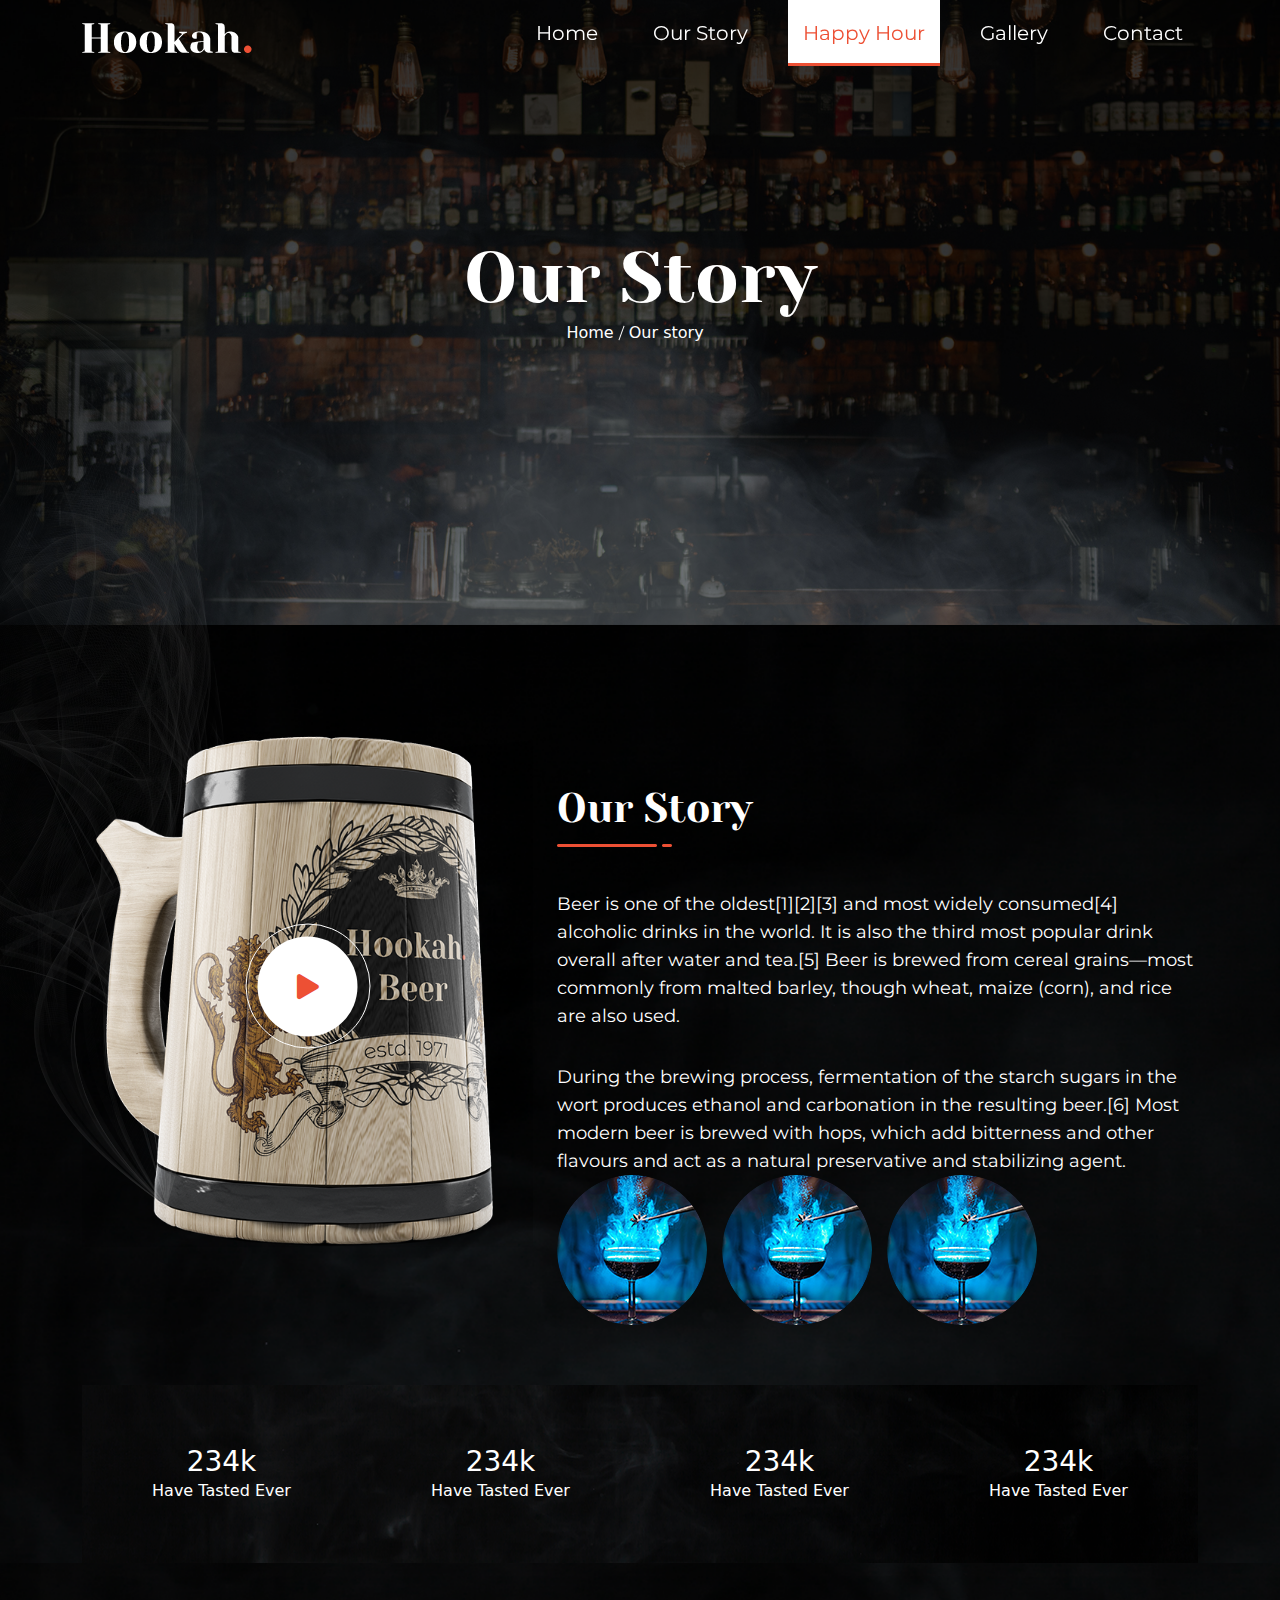
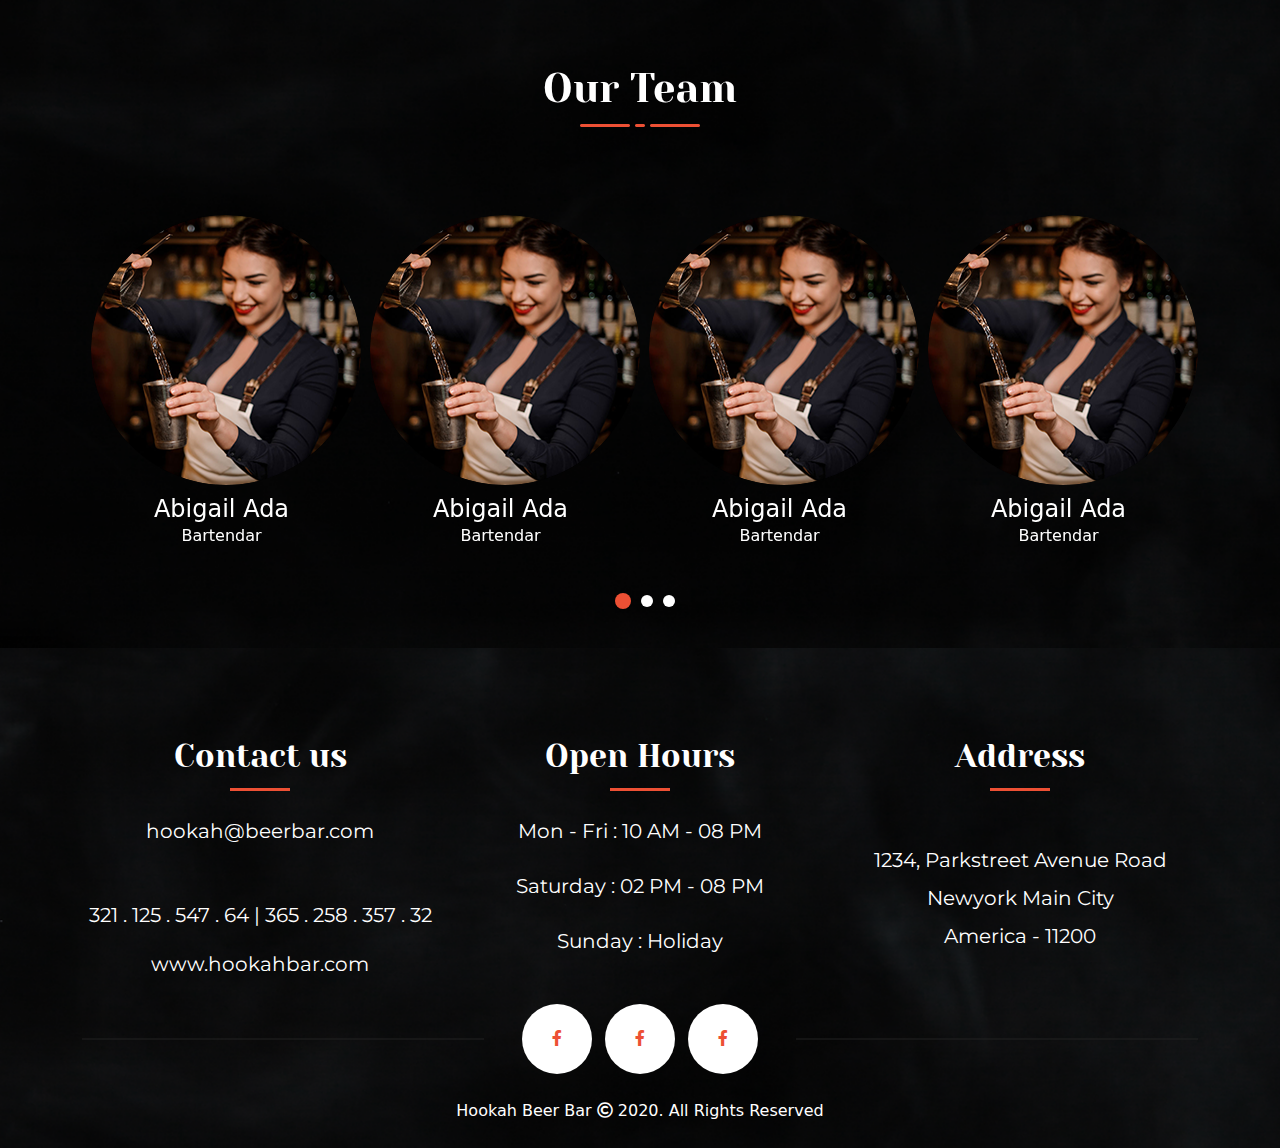
<file: story.html>
<!DOCTYPE html>
<html lang="en">

<head>
    <meta charset="UTF-8">
    <meta http-equiv="X-UA-Compatible" content="IE=edge">
    <meta name="viewport" content="width=device-width, initial-scale=1.0">
    <title>Document</title>
    <!-- ------------------------google fonts--------------------------- -->
    <link rel="preconnect" href="https://fonts.gstatic.com">
    <link
        href="https://fonts.googleapis.com/css2?family=Montserrat:ital,wght@0,100;0,200;0,300;0,400;0,500;0,700;1,100;1,300&display=swap"
        rel="stylesheet">
    <link rel="preconnect" href="https://fonts.gstatic.com">
    <link href="https://fonts.googleapis.com/css2?family=Yeseva+One&display=swap" rel="stylesheet">
    <link rel="preconnect" href="https://fonts.gstatic.com">
    <link href="https://fonts.googleapis.com/css2?family=Arimo:ital,wght@0,400;0,500;0,600;0,700;1,400&display=swap"
        rel="stylesheet">

    <!-- ------------------------google fonts--------------------------- -->
    <link rel="stylesheet" href="css/venobox.css">
    <link rel="stylesheet" href="css/slick.css">
    <link rel="stylesheet" href="css/bootstrap.min.css">
    <link rel="stylesheet" href="css/all.min.css">
    <link rel="stylesheet" href="css/style.css">
    <link rel="stylesheet" href="css/responsive.css">
</head>

<body id="story">
    <!-- ----------------------------------------------
                       nav start
    ------------------------------------------------ -->
    <nav class="navbar navbar-expand-lg">
        <div class="container">
            <a class="navbar-brand" href="#">
                <img src="images/logo.jpg" alt="logo">
            </a>
            <button class="navbar-toggler" type="button" data-bs-toggle="collapse"
                data-bs-target="#navbarSupportedContent" aria-controls="navbarSupportedContent" aria-expanded="false"
                aria-label="Toggle navigation">
                <i class="fas fa-bars text-white"></i>       
            
        </button>
            <div class="collapse navbar-collapse" id="navbarSupportedContent">
                <ul class="navbar-nav ms-auto mb-2 mb-lg-0">
                    <li class="nav-item">
                        <a class="nav-link " aria-current="page" href="index.html">Home</a>
                    </li>
                    <li class="nav-item">
                        <a class="nav-link" href="about.html"> Our Story </a>
                    </li>
                    <li class="nav-item">
                        <a class="nav-link active" href="story.html"> Happy Hour </a>
                    </li>
                    <li class="nav-item">
                        <a class="nav-link" href="story.html"> Gallery </a>
                    </li>
                    <li class="nav-item">
                        <a class="nav-link" href="contact.html"> Contact </a>
                    </li>


                </ul>

            </div>
        </div>
    </nav>
    <!-- ----------------------------------------------
                        nav end
    ------------------------------------------------ -->


    <!-- ----------------------------------------------
                        banner_part start
    ------------------------------------------------ -->
    <section id="banner_part" >
        <div class="banner_slider">
            <div class="banner">
                <div class="smoke_overlay">
                    <div class="overlay">
                        <h1>Our Story</h1>
                        <ul>
                            <li><a href="#">Home</a></li>
                            <li><a href="#">Our story</a></li>
                        </ul>
                    </div>
                </div>
            </div>
            <!-- <div class="banner">
                <div class="smoke_overlay">
                    <div class="overlay">
                        <h1>Our Story</h1>
                        <ul>
                            <li><a href="#">Home</a></li>
                            <li><a href="#">Our story</a></li>
                        </ul>                
                        </div>
                </div>
            </div> -->
            <!-- <div class="banner">
                <div class="smoke_overlay">
                    <div class="overlay">
                        <h1>Our Story</h1>
                        <ul >
                            <li><a href="#">Home</a></li>
                            <li><a href="#">Our story</a></li>
                        </ul>  
                    </div>
                </div>
            </div> -->
        </div>

    </section>


    <!-- ----------------------------------------------
                        banner_part end
    ------------------------------------------------ -->




    <!-- ----------------------------------------------
                      story_part start
    ------------------------------------------------ -->
    <section id="story_part">
        <div class="container">
            <div class="row">
                <div class="col-lg-5">
                    <div class="story_img">
                        <div class="img">
                            <img class="katle" src="images/story_img-1.png" alt="story_img">
                            <div class="icon">
                                <a class="venobox" data-gall="gallery01" href="image01-big.jpg"> <i
                                        class="fas fa-play play"></i></a>
                            </div>
                        </div>
                        <img class="smoke" src="images/story_img-smoke.png" alt="story_img">
                    </div>
                </div>
                <div class="col-lg-7">
                    <div class="details">
                        <div class="story_title">
                            <h2>Our Story</h2>
                            <img src="images/story_shap.png" alt="/story_shap">
                        </div>
                        <p>Beer is one of the oldest[1][2][3] and most widely consumed[4] alcoholic drinks in the world.
                            It is also the third most popular drink overall after water and tea.[5] Beer is brewed from
                            cereal grains—most commonly from malted barley, though wheat, maize (corn), and rice are
                            also used.</p>
                        <p>During the brewing process, fermentation of the starch sugars in the wort produces ethanol
                            and carbonation in the resulting beer.[6] Most modern beer is brewed with hops, which add
                            bitterness and other flavours and act as a natural preservative and stabilizing agent.</p>
                           <div class="details-round d-flex">
                                 <div class="round">
                                    <div class="icon">
                                        <a class="venobox" data-gall="gallery01" href="image01-big.jpg"> <i
                                                class="fas fa-play play"></i></a>
                                    </div>
                                 </div>
                                 <div class="round">
                                    <div class="icon">
                                        <a class="venobox" data-gall="gallery01" href="image01-big.jpg"> <i
                                                class="fas fa-play play"></i></a>
                                    </div>
                                 </div>
                                 <div class="round">
                                    <div class="icon">
                                        <a class="venobox" data-gall="gallery01" href="image01-big.jpg"> <i
                                                class="fas fa-play play"></i></a>
                                    </div>
                                 </div>
                           </div>                     
                    </div>
                </div>
                <div class="col-lg-12">
                    <div class="counterup d-flex">
                        <div class="item">
                            <h3> <span class="counter">234</span>k</h3>
                            <p>Have Tasted Ever</p>
                        </div>
                        <div class="item">
                            <h3> <span class="counter">234</span>k</h3>
                            <p>Have Tasted Ever</p>
                        </div>
                        <div class="item">
                            <h3> <span class="counter">234</span>k</h3>
                            <p>Have Tasted Ever</p>
                        </div>
                        <div class="item">
                            <h3> <span class="counter">234</span>k</h3>
                            <p>Have Tasted Ever</p>
                        </div>
                    </div>
                </div>
            </div>
        </div>
    </section>
    <!-- ----------------------------------------------
                   happy_part start
    ------------------------------------------------ -->




    <!-- ----------------------------------------------
                     team_part start
    ------------------------------------------------ -->
    <section id="team_part">
        <div class="title">
            <h2>Our Team</h2>
            <img src="images/title-shap.png" alt="title-shap">
        </div>
        <div class="container">
            <div class="team_slider">
                <div class="item">
                    <div class="img">
                        <img src="images/team-one.png" alt="afda">
                    </div>
                    <img class="bg" src="images/team_smoke.png" alt="asdf">
                    <div class="text">
                        <h4>Abigail Ada</h4>
                        <p>Bartendar</p>
                    </div>
                </div>
                <div class="item">
                    <div class="img">
                        <img src="images/team-one.png" alt="afda">
                    </div>
                    <img class="bg" src="images/team_smoke.png" alt="asdf">
                    <div class="text">
                        <h4>Abigail Ada</h4>
                        <p>Bartendar</p>
                    </div>
                </div>
                <div class="item">
                    <div class="img">
                        <img src="images/team-one.png" alt="afda">
                    </div>
                    <img class="bg" src="images/team_smoke.png" alt="asdf">
                    <div class="text">
                        <h4>Abigail Ada</h4>
                        <p>Bartendar</p>
                    </div>
                </div>
                <div class="item">
                    <div class="img">
                        <img src="images/team-one.png" alt="afda">
                    </div>
                    <img class="bg" src="images/team_smoke.png" alt="asdf">
                    <div class="text">
                        <h4>Abigail Ada</h4>
                        <p>Bartendar</p>
                    </div>
                </div>
                <div class="item">
                    <div class="img">
                        <img src="images/team-one.png" alt="afda">
                    </div>
                    <img class="bg" src="images/team_smoke.png" alt="asdf">
                    <div class="text">
                        <h4>Abigail Ada</h4>
                        <p>Bartendar</p>
                    </div>
                </div>
                <div class="item">
                    <div class="img">
                        <img src="images/team-one.png" alt="afda">
                    </div>
                    <img class="bg" src="images/team_smoke.png" alt="asdf">
                    <div class="text">
                        <h4>Abigail Ada</h4>
                        <p>Bartendar</p>
                    </div>
                </div>
                <div class="item">
                    <div class="img">
                        <img src="images/team-one.png" alt="afda">
                    </div>
                    <img class="bg" src="images/team_smoke.png" alt="asdf">
                    <div class="text">
                        <h4>Abigail Ada</h4>
                        <p>Bartendar</p>
                    </div>
                </div>
                <div class="item">
                    <div class="img">
                        <img src="images/team-one.png" alt="afda">
                    </div>
                    <img class="bg" src="images/team_smoke.png" alt="asdf">
                    <div class="text">
                        <h4>Abigail Ada</h4>
                        <p>Bartendar</p>
                    </div>
                </div>
                <div class="item">
                    <div class="img">
                        <img src="images/team-one.png" alt="afda">
                    </div>
                    <img class="bg" src="images/team_smoke.png" alt="asdf">
                    <div class="text">
                        <h4>Abigail Ada</h4>
                        <p>Bartendar</p>
                    </div>
                </div>
                <div class="item">
                    <div class="img">
                        <img src="images/team-one.png" alt="afda">
                    </div>
                    <img class="bg" src="images/team_smoke.png" alt="asdf">
                    <div class="text">
                        <h4>Abigail Ada</h4>
                        <p>Bartendar</p>
                    </div>
                </div>
                <div class="item">
                    <div class="img">
                        <img src="images/team-one.png" alt="afda">
                    </div>
                    <img class="bg" src="images/team_smoke.png" alt="asdf">
                    <div class="text">
                        <h4>Abigail Ada</h4>
                        <p>Bartendar</p>
                    </div>
                </div>
                <div class="item">
                    <div class="img">
                        <img src="images/team-one.png" alt="afda">
                    </div>
                    <img class="bg" src="images/team_smoke.png" alt="asdf">
                    <div class="text">
                        <h4>Abigail Ada</h4>
                        <p>Bartendar</p>
                    </div>
                </div>


            </div>
    </section>




    <!-- ----------------------------------------------
                     team_part end
    ------------------------------------------------ -->


    <!-- ----------------------------------------------
           footer_part start
    ------------------------------------------------ -->
         <footer>
             <div class="container">
                 <div class="row">
                     <div class="col-lg-4 col-md-6">
                         <div class="item">
                             <h3>Contact us</h3>
                             <a href="#">hookah@beerbar.com</a>
                             <p>321 . 125 . 547 . 64  |  365 . 258 . 357 . 32</p>
                            <a href="#">www.hookahbar.com</a>
                            </div>
                     </div>
                     <div class="col-lg-4 col-md-6">
                         <div class="item">
                             <h3>Open Hours</h3>
                              <ul>
                                  <li>Mon - Fri   :</li>
                                  <li>10 AM - 08 PM</li>
                              </ul>
                              <ul>
                                  <li>Saturday  :</li>
                                  <li>02 PM - 08 PM</li>
                              </ul>
                              <ul>   
                                  <li>Sunday   :</li>
                                  <li>Holiday</li>
                              </ul>
                         </div>
                     </div>
                     <div class="col-lg-4">
                         <div class="item">
                             <h3>Address</h3>
                             <p>1234, Parkstreet Avenue Road <br>
                                Newyork Main City <br>
                                America - 11200</p>
                         </div>
                     </div>
                 </div>
                 <ul class="list-unstyle social-icon">
                     <li class="list-inline-item"><a href="#"><i class="fab fa-facebook-f"></i></a></li>
                     <li class="list-inline-item"><a href="#"><i class="fab fa-facebook-f"></i></a></li>
                     <li class="list-inline-item"><a href="#"><i class="fab fa-facebook-f"></i></a></li>
                 </ul>
                 <p class="text-center">Hookah Beer Bar <i class="far fa-copyright"></i> 2020. All Rights Reserved</p>
             </div>
         </footer>
    <!-- ----------------------------------------------
           footer_part end
    ------------------------------------------------ -->








    <script src="js/jquery-1.12.4.min.js"></script>
    <script src="js/venobox.min.js"></script>
    <script src="js/jquery.arctext.js"></script>
    <script src="js/bootstrap.bundle.min.js"></script>
    <script src="js/slick.min.js"></script>
    <script src="js/waypoints.min.js"></script>
    <script src="js/jquery.counterup.min.js"></script>
    <script src="js/script.js"></script>
</body>

</html>
</file>
<file: css/venobox.css>
/* ------ venobox.css --------*/
.vbox-overlay *, .vbox-overlay *:before, .vbox-overlay *:after{
    -webkit-backface-visibility: hidden;
    -webkit-box-sizing:border-box;
    -moz-box-sizing:border-box;
    box-sizing:border-box;
}
.vbox-overlay * { 
    -webkit-backface-visibility: visible;
    backface-visibility: visible;
}
.vbox-overlay{
    display: -webkit-flex;
    display: flex;
    -webkit-flex-direction: column;
    flex-direction: column;
    -webkit-justify-content: center;
    justify-content: center;
    -webkit-align-items: center;
    align-items: center;
    position: fixed;
    left: 0;
    top: 0;
    bottom: 0;
    right: 0;
    z-index: 999999;
}

/* ----- navigation ----- */
.vbox-title{
    width: 100%;
    height: 40px;
    float: left;
    text-align: center;
    line-height: 28px;
    font-size: 12px;
    padding: 6px 50px;
    overflow: hidden;
    position: fixed;
    display: none;
    left: 0;
    z-index: 89;
}
.vbox-close{
    cursor: pointer;
    position: fixed;
    top: -1px;
    right: 0;
    width: 50px;
    height: 40px;
    padding: 6px;
    display: block;
    background-position:10px center;
    overflow: hidden;
    font-size: 24px;
    line-height: 1;
    text-align: center;
    z-index: 99;
}
.vbox-left{
    cursor: pointer;
    position: fixed;
    left: 0;
    height: 40px;
    overflow: hidden;
    line-height: 28px;
    font-size: 12px;
    z-index: 99;
    display: flex;
    align-items:center;
}
.vbox-num{
    display: inline-block;
    margin: 6px 0 6px 15px;
}
/* ----- Social share ----- */
.vbox-share{
    line-height: 28px;
    font-size: 12px;
    overflow: hidden;
    position: fixed;
    left: 0;
    z-index: 98;
    display: flex;
    align-items:center;
    justify-content: center;
    width: 100%;
    text-align: center;
}
.vbox-share svg{
    max-height: 28px;
    width: 28px;
    z-index: 10;
    margin-left: 12px;
    margin-top: 6px;
    margin-bottom: 6px;
    vertical-align: middle;
}


/* ----- navigation ARROWS ----- */
.vbox-next, .vbox-prev{
    position: fixed;
    top: 50%;
    margin-top: -15px;
    overflow: hidden;
    cursor: pointer;
    display: block;
    width: 45px;
    height: 45px;
    z-index: 99;
}
.vbox-next span, .vbox-prev span{
    position: relative;
    width: 20px;
    height: 20px;
    border: 2px solid transparent;
    border-top-color: #B6B6B6;
    border-right-color: #B6B6B6;
    text-indent: -100px;
    position: absolute;
    top: 8px;
    display: block;
}
.vbox-prev{
    left: 15px;
}
.vbox-next{
    right: 15px;
}
.vbox-prev span{
    left: 10px;
    -ms-transform: rotate(-135deg);
    -webkit-transform: rotate(-135deg);
    transform: rotate(-135deg);
}
.vbox-next span{
    -ms-transform: rotate(45deg);
    -webkit-transform: rotate(45deg);
    transform: rotate(45deg);
    right: 10px;
}
/* ------- inline window ------ */
.vbox-inline{
    width: 420px;
    height: 315px;
    height: 70vh;
    padding: 10px;
    background: #fff;
    margin: 0 auto;
    overflow: auto;
    text-align: left;
}
/* ------- Video & iFrames window ------ */
.venoframe{
    max-width: 100%;
    width: 100%;
    border: none;
    width: 100%;
    height: 260px;
    height: 70vh;
}
.venoframe.vbvid{
    height: 260px;
}
@media (min-width: 768px) {
    .venoframe, .vbox-inline{
        width: 90%;
        height: 360px;
        height: 70vh;
    }
    .venoframe.vbvid{
        width: 640px;
        height: 360px;
    }
}
@media (min-width: 992px) {
    .venoframe, .vbox-inline{
        max-width: 1200px;
        width: 80%;
        height: 540px;
        height: 70vh;
    }
    .venoframe.vbvid{
        width: 960px;
        height: 540px;
    }
}
/* 
Please do NOT edit this part! 
or at least read this note: http://i.imgur.com/7C0ws9e.gif
*/
.vbox-open{
    overflow: hidden;
}
.vbox-container{
    position: absolute;
    left: 0;
    right: 0;
    top: 0;
    bottom: 0;
    overflow-x: hidden;
    overflow-y: scroll;
    overflow-scrolling: touch;
    -webkit-overflow-scrolling: touch;
    z-index: 20;
    max-height: 100%;

}

.vbox-content{
    text-align: center;
    float: left;
    width: 100%;
    position: relative;
    overflow: hidden;
    padding: 20px 4%;
}
.vbox-container img{
    max-width: 100%;
    height: auto;
}
.vbox-figlio{
    box-shadow: 0 0 12px rgba(0,0,0,0.19), 0 6px 6px rgba(0,0,0,0.23);
    max-width: 100%;
    text-align: initial;
}
img.vbox-figlio{
    -webkit-user-select: none;
-khtml-user-select: none;
-moz-user-select: none;
-o-user-select: none;
user-select: none;
}
.vbox-content.swipe-left{
    margin-left: -200px !important;
}
.vbox-content.swipe-right{
    margin-left: 200px !important;
}
.vbox-animated{
    webkit-transition: margin 300ms ease-out;
    transition: margin 300ms ease-out;
}

/* ---------- preloader ----------
 * SPINKIT 
 * http://tobiasahlin.com/spinkit/
-------------------------------- */
.sk-double-bounce,.sk-rotating-plane{width:40px;height:40px;margin:40px auto}.sk-rotating-plane{background-color:#333;-webkit-animation:sk-rotatePlane 1.2s infinite ease-in-out;animation:sk-rotatePlane 1.2s infinite ease-in-out}@-webkit-keyframes sk-rotatePlane{0%{-webkit-transform:perspective(120px) rotateX(0) rotateY(0);transform:perspective(120px) rotateX(0) rotateY(0)}50%{-webkit-transform:perspective(120px) rotateX(-180.1deg) rotateY(0);transform:perspective(120px) rotateX(-180.1deg) rotateY(0)}100%{-webkit-transform:perspective(120px) rotateX(-180deg) rotateY(-179.9deg);transform:perspective(120px) rotateX(-180deg) rotateY(-179.9deg)}}@keyframes sk-rotatePlane{0%{-webkit-transform:perspective(120px) rotateX(0) rotateY(0);transform:perspective(120px) rotateX(0) rotateY(0)}50%{-webkit-transform:perspective(120px) rotateX(-180.1deg) rotateY(0);transform:perspective(120px) rotateX(-180.1deg) rotateY(0)}100%{-webkit-transform:perspective(120px) rotateX(-180deg) rotateY(-179.9deg);transform:perspective(120px) rotateX(-180deg) rotateY(-179.9deg)}}.sk-double-bounce{position:relative}.sk-double-bounce .sk-child{width:100%;height:100%;border-radius:50%;background-color:#333;opacity:.6;position:absolute;top:0;left:0;-webkit-animation:sk-doubleBounce 2s infinite ease-in-out;animation:sk-doubleBounce 2s infinite ease-in-out}.sk-chasing-dots .sk-child,.sk-spinner-pulse,.sk-three-bounce .sk-child{background-color:#333;border-radius:100%}.sk-double-bounce .sk-double-bounce2{-webkit-animation-delay:-1s;animation-delay:-1s}@-webkit-keyframes sk-doubleBounce{0%,100%{-webkit-transform:scale(0);transform:scale(0)}50%{-webkit-transform:scale(1);transform:scale(1)}}@keyframes sk-doubleBounce{0%,100%{-webkit-transform:scale(0);transform:scale(0)}50%{-webkit-transform:scale(1);transform:scale(1)}}.sk-wave{margin:40px auto;width:50px;height:40px;text-align:center;font-size:10px}.sk-wave .sk-rect{background-color:#333;height:100%;width:6px;display:inline-block;-webkit-animation:sk-waveStretchDelay 1.2s infinite ease-in-out;animation:sk-waveStretchDelay 1.2s infinite ease-in-out}.sk-wave .sk-rect1{-webkit-animation-delay:-1.2s;animation-delay:-1.2s}.sk-wave .sk-rect2{-webkit-animation-delay:-1.1s;animation-delay:-1.1s}.sk-wave .sk-rect3{-webkit-animation-delay:-1s;animation-delay:-1s}.sk-wave .sk-rect4{-webkit-animation-delay:-.9s;animation-delay:-.9s}.sk-wave .sk-rect5{-webkit-animation-delay:-.8s;animation-delay:-.8s}@-webkit-keyframes sk-waveStretchDelay{0%,100%,40%{-webkit-transform:scaleY(.4);transform:scaleY(.4)}20%{-webkit-transform:scaleY(1);transform:scaleY(1)}}@keyframes sk-waveStretchDelay{0%,100%,40%{-webkit-transform:scaleY(.4);transform:scaleY(.4)}20%{-webkit-transform:scaleY(1);transform:scaleY(1)}}.sk-wandering-cubes{margin:40px auto;width:40px;height:40px;position:relative}.sk-wandering-cubes .sk-cube{background-color:#333;width:10px;height:10px;position:absolute;top:0;left:0;-webkit-animation:sk-wanderingCube 1.8s ease-in-out -1.8s infinite both;animation:sk-wanderingCube 1.8s ease-in-out -1.8s infinite both}.sk-chasing-dots,.sk-spinner-pulse{width:40px;height:40px;margin:40px auto}.sk-wandering-cubes .sk-cube2{-webkit-animation-delay:-.9s;animation-delay:-.9s}@-webkit-keyframes sk-wanderingCube{0%{-webkit-transform:rotate(0);transform:rotate(0)}25%{-webkit-transform:translateX(30px) rotate(-90deg) scale(.5);transform:translateX(30px) rotate(-90deg) scale(.5)}50%{-webkit-transform:translateX(30px) translateY(30px) rotate(-179deg);transform:translateX(30px) translateY(30px) rotate(-179deg)}50.1%{-webkit-transform:translateX(30px) translateY(30px) rotate(-180deg);transform:translateX(30px) translateY(30px) rotate(-180deg)}75%{-webkit-transform:translateX(0) translateY(30px) rotate(-270deg) scale(.5);transform:translateX(0) translateY(30px) rotate(-270deg) scale(.5)}100%{-webkit-transform:rotate(-360deg);transform:rotate(-360deg)}}@keyframes sk-wanderingCube{0%{-webkit-transform:rotate(0);transform:rotate(0)}25%{-webkit-transform:translateX(30px) rotate(-90deg) scale(.5);transform:translateX(30px) rotate(-90deg) scale(.5)}50%{-webkit-transform:translateX(30px) translateY(30px) rotate(-179deg);transform:translateX(30px) translateY(30px) rotate(-179deg)}50.1%{-webkit-transform:translateX(30px) translateY(30px) rotate(-180deg);transform:translateX(30px) translateY(30px) rotate(-180deg)}75%{-webkit-transform:translateX(0) translateY(30px) rotate(-270deg) scale(.5);transform:translateX(0) translateY(30px) rotate(-270deg) scale(.5)}100%{-webkit-transform:rotate(-360deg);transform:rotate(-360deg)}}.sk-spinner-pulse{-webkit-animation:sk-pulseScaleOut 1s infinite ease-in-out;animation:sk-pulseScaleOut 1s infinite ease-in-out}@-webkit-keyframes sk-pulseScaleOut{0%{-webkit-transform:scale(0);transform:scale(0)}100%{-webkit-transform:scale(1);transform:scale(1);opacity:0}}@keyframes sk-pulseScaleOut{0%{-webkit-transform:scale(0);transform:scale(0)}100%{-webkit-transform:scale(1);transform:scale(1);opacity:0}}.sk-chasing-dots{position:relative;text-align:center;-webkit-animation:sk-chasingDotsRotate 2s infinite linear;animation:sk-chasingDotsRotate 2s infinite linear}.sk-chasing-dots .sk-child{width:60%;height:60%;display:inline-block;position:absolute;top:0;-webkit-animation:sk-chasingDotsBounce 2s infinite ease-in-out;animation:sk-chasingDotsBounce 2s infinite ease-in-out}.sk-chasing-dots .sk-dot2{top:auto;bottom:0;-webkit-animation-delay:-1s;animation-delay:-1s}@-webkit-keyframes sk-chasingDotsRotate{100%{-webkit-transform:rotate(360deg);transform:rotate(360deg)}}@keyframes sk-chasingDotsRotate{100%{-webkit-transform:rotate(360deg);transform:rotate(360deg)}}@-webkit-keyframes sk-chasingDotsBounce{0%,100%{-webkit-transform:scale(0);transform:scale(0)}50%{-webkit-transform:scale(1);transform:scale(1)}}@keyframes sk-chasingDotsBounce{0%,100%{-webkit-transform:scale(0);transform:scale(0)}50%{-webkit-transform:scale(1);transform:scale(1)}}.sk-three-bounce{margin:40px auto;width:80px;text-align:center}.sk-three-bounce .sk-child{width:20px;height:20px;display:inline-block;-webkit-animation:sk-three-bounce 1.4s ease-in-out 0s infinite both;animation:sk-three-bounce 1.4s ease-in-out 0s infinite both}.sk-circle .sk-child:before,.sk-fading-circle .sk-circle:before{display:block;border-radius:100%;content:'';background-color:#333}.sk-three-bounce .sk-bounce1{-webkit-animation-delay:-.32s;animation-delay:-.32s}.sk-three-bounce .sk-bounce2{-webkit-animation-delay:-.16s;animation-delay:-.16s}@-webkit-keyframes sk-three-bounce{0%,100%,80%{-webkit-transform:scale(0);transform:scale(0)}40%{-webkit-transform:scale(1);transform:scale(1)}}@keyframes sk-three-bounce{0%,100%,80%{-webkit-transform:scale(0);transform:scale(0)}40%{-webkit-transform:scale(1);transform:scale(1)}}.sk-circle{margin:40px auto;width:40px;height:40px;position:relative}.sk-circle .sk-child{width:100%;height:100%;position:absolute;left:0;top:0}.sk-circle .sk-child:before{margin:0 auto;width:15%;height:15%;-webkit-animation:sk-circleBounceDelay 1.2s infinite ease-in-out both;animation:sk-circleBounceDelay 1.2s infinite ease-in-out both}.sk-circle .sk-circle2{-webkit-transform:rotate(30deg);-ms-transform:rotate(30deg);transform:rotate(30deg)}.sk-circle .sk-circle3{-webkit-transform:rotate(60deg);-ms-transform:rotate(60deg);transform:rotate(60deg)}.sk-circle .sk-circle4{-webkit-transform:rotate(90deg);-ms-transform:rotate(90deg);transform:rotate(90deg)}.sk-circle .sk-circle5{-webkit-transform:rotate(120deg);-ms-transform:rotate(120deg);transform:rotate(120deg)}.sk-circle .sk-circle6{-webkit-transform:rotate(150deg);-ms-transform:rotate(150deg);transform:rotate(150deg)}.sk-circle .sk-circle7{-webkit-transform:rotate(180deg);-ms-transform:rotate(180deg);transform:rotate(180deg)}.sk-circle .sk-circle8{-webkit-transform:rotate(210deg);-ms-transform:rotate(210deg);transform:rotate(210deg)}.sk-circle .sk-circle9{-webkit-transform:rotate(240deg);-ms-transform:rotate(240deg);transform:rotate(240deg)}.sk-circle .sk-circle10{-webkit-transform:rotate(270deg);-ms-transform:rotate(270deg);transform:rotate(270deg)}.sk-circle .sk-circle11{-webkit-transform:rotate(300deg);-ms-transform:rotate(300deg);transform:rotate(300deg)}.sk-circle .sk-circle12{-webkit-transform:rotate(330deg);-ms-transform:rotate(330deg);transform:rotate(330deg)}.sk-circle .sk-circle2:before{-webkit-animation-delay:-1.1s;animation-delay:-1.1s}.sk-circle .sk-circle3:before{-webkit-animation-delay:-1s;animation-delay:-1s}.sk-circle .sk-circle4:before{-webkit-animation-delay:-.9s;animation-delay:-.9s}.sk-circle .sk-circle5:before{-webkit-animation-delay:-.8s;animation-delay:-.8s}.sk-circle .sk-circle6:before{-webkit-animation-delay:-.7s;animation-delay:-.7s}.sk-circle .sk-circle7:before{-webkit-animation-delay:-.6s;animation-delay:-.6s}.sk-circle .sk-circle8:before{-webkit-animation-delay:-.5s;animation-delay:-.5s}.sk-circle .sk-circle9:before{-webkit-animation-delay:-.4s;animation-delay:-.4s}.sk-circle .sk-circle10:before{-webkit-animation-delay:-.3s;animation-delay:-.3s}.sk-circle .sk-circle11:before{-webkit-animation-delay:-.2s;animation-delay:-.2s}.sk-circle .sk-circle12:before{-webkit-animation-delay:-.1s;animation-delay:-.1s}@-webkit-keyframes sk-circleBounceDelay{0%,100%,80%{-webkit-transform:scale(0);transform:scale(0)}40%{-webkit-transform:scale(1);transform:scale(1)}}@keyframes sk-circleBounceDelay{0%,100%,80%{-webkit-transform:scale(0);transform:scale(0)}40%{-webkit-transform:scale(1);transform:scale(1)}}.sk-cube-grid{width:40px;height:40px;margin:40px auto}.sk-cube-grid .sk-cube{width:33.33%;height:33.33%;background-color:#333;float:left;-webkit-animation:sk-cubeGridScaleDelay 1.3s infinite ease-in-out;animation:sk-cubeGridScaleDelay 1.3s infinite ease-in-out}.sk-cube-grid .sk-cube1{-webkit-animation-delay:.2s;animation-delay:.2s}.sk-cube-grid .sk-cube2{-webkit-animation-delay:.3s;animation-delay:.3s}.sk-cube-grid .sk-cube3{-webkit-animation-delay:.4s;animation-delay:.4s}.sk-cube-grid .sk-cube4{-webkit-animation-delay:.1s;animation-delay:.1s}.sk-cube-grid .sk-cube5{-webkit-animation-delay:.2s;animation-delay:.2s}.sk-cube-grid .sk-cube6{-webkit-animation-delay:.3s;animation-delay:.3s}.sk-cube-grid .sk-cube7{-webkit-animation-delay:0ms;animation-delay:0ms}.sk-cube-grid .sk-cube8{-webkit-animation-delay:.1s;animation-delay:.1s}.sk-cube-grid .sk-cube9{-webkit-animation-delay:.2s;animation-delay:.2s}@-webkit-keyframes sk-cubeGridScaleDelay{0%,100%,70%{-webkit-transform:scale3D(1,1,1);transform:scale3D(1,1,1)}35%{-webkit-transform:scale3D(0,0,1);transform:scale3D(0,0,1)}}@keyframes sk-cubeGridScaleDelay{0%,100%,70%{-webkit-transform:scale3D(1,1,1);transform:scale3D(1,1,1)}35%{-webkit-transform:scale3D(0,0,1);transform:scale3D(0,0,1)}}.sk-fading-circle{margin:40px auto;width:40px;height:40px;position:relative}.sk-fading-circle .sk-circle{width:100%;height:100%;position:absolute;left:0;top:0}.sk-fading-circle .sk-circle:before{margin:0 auto;width:15%;height:15%;-webkit-animation:sk-circleFadeDelay 1.2s infinite ease-in-out both;animation:sk-circleFadeDelay 1.2s infinite ease-in-out both}.sk-fading-circle .sk-circle2{-webkit-transform:rotate(30deg);-ms-transform:rotate(30deg);transform:rotate(30deg)}.sk-fading-circle .sk-circle3{-webkit-transform:rotate(60deg);-ms-transform:rotate(60deg);transform:rotate(60deg)}.sk-fading-circle .sk-circle4{-webkit-transform:rotate(90deg);-ms-transform:rotate(90deg);transform:rotate(90deg)}.sk-fading-circle .sk-circle5{-webkit-transform:rotate(120deg);-ms-transform:rotate(120deg);transform:rotate(120deg)}.sk-fading-circle .sk-circle6{-webkit-transform:rotate(150deg);-ms-transform:rotate(150deg);transform:rotate(150deg)}.sk-fading-circle .sk-circle7{-webkit-transform:rotate(180deg);-ms-transform:rotate(180deg);transform:rotate(180deg)}.sk-fading-circle .sk-circle8{-webkit-transform:rotate(210deg);-ms-transform:rotate(210deg);transform:rotate(210deg)}.sk-fading-circle .sk-circle9{-webkit-transform:rotate(240deg);-ms-transform:rotate(240deg);transform:rotate(240deg)}.sk-fading-circle .sk-circle10{-webkit-transform:rotate(270deg);-ms-transform:rotate(270deg);transform:rotate(270deg)}.sk-fading-circle .sk-circle11{-webkit-transform:rotate(300deg);-ms-transform:rotate(300deg);transform:rotate(300deg)}.sk-fading-circle .sk-circle12{-webkit-transform:rotate(330deg);-ms-transform:rotate(330deg);transform:rotate(330deg)}.sk-fading-circle .sk-circle2:before{-webkit-animation-delay:-1.1s;animation-delay:-1.1s}.sk-fading-circle .sk-circle3:before{-webkit-animation-delay:-1s;animation-delay:-1s}.sk-fading-circle .sk-circle4:before{-webkit-animation-delay:-.9s;animation-delay:-.9s}.sk-fading-circle .sk-circle5:before{-webkit-animation-delay:-.8s;animation-delay:-.8s}.sk-fading-circle .sk-circle6:before{-webkit-animation-delay:-.7s;animation-delay:-.7s}.sk-fading-circle .sk-circle7:before{-webkit-animation-delay:-.6s;animation-delay:-.6s}.sk-fading-circle .sk-circle8:before{-webkit-animation-delay:-.5s;animation-delay:-.5s}.sk-fading-circle .sk-circle9:before{-webkit-animation-delay:-.4s;animation-delay:-.4s}.sk-fading-circle .sk-circle10:before{-webkit-animation-delay:-.3s;animation-delay:-.3s}.sk-fading-circle .sk-circle11:before{-webkit-animation-delay:-.2s;animation-delay:-.2s}.sk-fading-circle .sk-circle12:before{-webkit-animation-delay:-.1s;animation-delay:-.1s}@-webkit-keyframes sk-circleFadeDelay{0%,100%,39%{opacity:0}40%{opacity:1}}@keyframes sk-circleFadeDelay{0%,100%,39%{opacity:0}40%{opacity:1}}.sk-folding-cube{margin:40px auto;width:40px;height:40px;position:relative;-webkit-transform:rotateZ(45deg);transform:rotateZ(45deg)}.sk-folding-cube .sk-cube{float:left;width:50%;height:50%;position:relative;-webkit-transform:scale(1.1);-ms-transform:scale(1.1);transform:scale(1.1)}.sk-folding-cube .sk-cube:before{content:'';position:absolute;top:0;left:0;width:100%;height:100%;background-color:#333;-webkit-animation:sk-foldCubeAngle 2.4s infinite linear both;animation:sk-foldCubeAngle 2.4s infinite linear both;-webkit-transform-origin:100% 100%;-ms-transform-origin:100% 100%;transform-origin:100% 100%}.sk-folding-cube .sk-cube2{-webkit-transform:scale(1.1) rotateZ(90deg);transform:scale(1.1) rotateZ(90deg)}.sk-folding-cube .sk-cube3{-webkit-transform:scale(1.1) rotateZ(180deg);transform:scale(1.1) rotateZ(180deg)}.sk-folding-cube .sk-cube4{-webkit-transform:scale(1.1) rotateZ(270deg);transform:scale(1.1) rotateZ(270deg)}.sk-folding-cube .sk-cube2:before{-webkit-animation-delay:.3s;animation-delay:.3s}.sk-folding-cube .sk-cube3:before{-webkit-animation-delay:.6s;animation-delay:.6s}.sk-folding-cube .sk-cube4:before{-webkit-animation-delay:.9s;animation-delay:.9s}@-webkit-keyframes sk-foldCubeAngle{0%,10%{-webkit-transform:perspective(140px) rotateX(-180deg);transform:perspective(140px) rotateX(-180deg);opacity:0}25%,75%{-webkit-transform:perspective(140px) rotateX(0);transform:perspective(140px) rotateX(0);opacity:1}100%,90%{-webkit-transform:perspective(140px) rotateY(180deg);transform:perspective(140px) rotateY(180deg);opacity:0}}@keyframes sk-foldCubeAngle{0%,10%{-webkit-transform:perspective(140px) rotateX(-180deg);transform:perspective(140px) rotateX(-180deg);opacity:0}25%,75%{-webkit-transform:perspective(140px) rotateX(0);transform:perspective(140px) rotateX(0);opacity:1}100%,90%{-webkit-transform:perspective(140px) rotateY(180deg);transform:perspective(140px) rotateY(180deg);opacity:0}}
</file>
<file: css/style.css>
/* =================================================
                    common css
==================================================== */
* {
    margin: 0;
    padding: 0;
}

a {
    text-decoration: none;
}

ul,
ol {
    list-style: none;
    margin: 0;
    padding: 0;
}

h1,
h2,
h3,
h4,
h5,
h6,
p {
    margin: 0;
    padding: 0;
}

body {
    overflow-x: hidden;
}

.title {
    text-align: center;
}

.title h2 {
    font-family: 'Yeseva One', cursive;
    font-weight: 400;
    font-size: 40px;
    color: #fff;
}

/* =================================================
                    common css
==================================================== */







/* =================================================
                    nav start
==================================================== */
nav {
    background: transparent;
    position: fixed !important;
    left: 0;
    top: 0;
    z-index: 9999;
    width: 100%;

}

nav ul li {
    margin-top: -8px;
}

nav ul li a {
    display: inline-block !important;
    font-family: 'Montserrat', sans-serif;
    font-weight: 400;
    font-size: 20px;
    color: #fff !important;
    padding: 18px 15px !important;
    transition: .4s;
    position: relative;
    margin-left: 25px;

}

nav ul li .active {
    color: #ed5034 !important;
    background: #fff;
    position: relative;

}

nav ul li .active::after {
    content: "";
    position: absolute;
    bottom: 0;
    left: 0;
    width: 100%;
    height: 3px;
    background: #ed5034;
}

nav ul li a::after {
    content: "";
    position: absolute;
    bottom: 0;
    left: 0;
    width: 0%;
    height: 3px;
    background: #ed5034;
    transition: .4s;
}

nav ul li a:hover::after {
    width: 100%;
}

nav ul li a:hover {
    color: #ed5034 !important;
    background: #fff;
}


/* =================================================
                    nav start
==================================================== */






/* =================================================
                  banner_part start
==================================================== */
#banner_part .banner {
    background: url(../images/banner.jpg) no-repeat center;
    background-size: cover;
}
#banner_part .contact {
    background: url(../images/Contact_banner.png) no-repeat center;
    background-size: cover;
}

#banner_part .banner .smoke_overlay {
    background: url(../images/smoke.png) no-repeat center;
    background-size: cover;
    top: 0;
    left: 0;
    width: 100%;
    height: 100%;
}

#banner_part .banner .smoke_overlay .overlay {
    background: rgba(0, 0, 0, .5);
    width: 100%;
    height: 100%;
    padding-top: 235px;
    padding-bottom: 280px;
    text-align: center;
}

#banner_part h2 {
    color: #6e6c6b;
    font-family: 'Montserrat', sans-serif;
    font-weight: 100;
    font-size: 36px;
    padding-bottom: 55px;
}

#banner_part h1 {
    font-family: 'Yeseva One', cursive;
    font-weight: 400;
    font-size: 72px;
    text-align: center;
    color: #fff;
    width: 400px;
    margin: 0 auto;
}
#banner_part .contact .smoke_overlay .overlay {
    padding-bottom: 80px;
}
#banner_part .contact h1{
font-size: 42px;
width: auto;
}
#banner_part .contact p{
    display: block;
}
#banner_part .contact p::after{
    display: none;
}
#banner_part .contact p::before{
    display: none;
}
#banner_part .contact .btn {
    display: inline-block;
    padding: 20px 30px;
    font-size: 20px;
    font-weight: 400;
    font-family: 'Yeseva One', cursive;
    color: #ed5034;
    background: url(../images/button_bg.png) no-repeat center;
    background-size: cover;
    margin-top: 33px;
    border: 1px solid #272728;
    border-radius: 50px;
}
#banner_part .contact  h4{
    color: #fff;
}
#banner_part .contact  .counter_down{
justify-content: space-between;
margin-top: 130px;
}
/* #banner_part .contact .counterup {
	background: transparent;
	text-align: center;
	margin-top: 60px;
	padding-top: 60px;
	padding-bottom: 60px;
	color: #fff;
} */
#banner_part p {
    font-family: 'Montserrat', sans-serif;
    font-weight: 100;
    font-size: 28px;
    color: #8c8c8e;
    margin-top: 20px;
    position: relative;
    display: inline-block;
}

#banner_part p::after {
    position: absolute;
    content: "";
    width: 100px;
    height: 2px;
    background: #ed5034;
    left: -100%;
    top: 50%;
}

#banner_part p::before {
    position: absolute;
    content: "";
    width: 100px;
    height: 2px;
    background: #ed5034;
    right: -100%;
    top: 50%;
}

#banner_part .prev {
    position: absolute;
    bottom: 70px;
    left: 44%;
    width: 70px;
    height: 70px;
    text-align: center;
    line-height: 70px;
    font-size: 28px;
    border-radius: 50%;
    border: 1px solid #666664;
    z-index: 9;
    color: #86867f;
    transition: .4s;
}

#banner_part .next {
    position: absolute;
    bottom: 70px;
    right: 44%;
    width: 70px;
    height: 70px;
    text-align: center;
    line-height: 70px;
    font-size: 28px;
    border-radius: 50%;
    border: 1px solid #666664;
    z-index: 9;
    color: #86867f;
    transition: .4s;

}

#banner_part .prev:hover {
    background: #fff;
    color: #ed5034;
}

#banner_part .next:hover {
    background: #fff;
    color: #ed5034;
}
#home2 #banner_part .banner {
    background: url(../images/about-banner-2.png) no-repeat center;
    background-size: cover;
}
#banner_part .banner .smoke_overlay .overlay  ul li{
    display: inline-block;
    position: relative;
}
#banner_part .banner .smoke_overlay .overlay  ul li:not(:last-child)::after {
    position: absolute;
    content: "";
    right: 2px;
    top: 50%;
    transform: translateY(-50%) rotate(20deg);
    height: 15px;
    width: 1px;
    background-color: #fff;
}

#banner_part .banner .smoke_overlay .overlay  ul li a{
    display: inline-block;
    color: #fff;
    margin-right: 10px;
}


/* =================================================
                  banner_part end
==================================================== */






/* =================================================
                  story_part start
==================================================== */
#story_part {
    background: url(../images/about-smoker.png) no-repeat center;
    background-size: cover;
    padding: 100px 0;
}

#story_part .story_img {
    position: relative;
}

#story_part .story_img .katle {
    width: 100%;

}

#story_part .story_img .img {
    position: relative;
}

#story_part .story_img .img .icon {
    width: 125px;
    height: 125px;
    background: transparent;
    text-align: center;
    line-height: 125px;
    border-radius: 50%;
    position: absolute;
    border: 1px solid #fff;
    left: 50%;
    top: 50%;
    z-index: 10;
    transform: translate(-50%, -50%);
}

#story_part .story_img .img .play {
    width: 100px;
    height: 100px;
    background: #fff;
    font-size: 25px;
    color: #ed5034;
    text-align: center;
    line-height: 100px;
    border-radius: 50%;
    position: absolute;
    left: 50%;
    top: 50%;
    z-index: 10;
    transform: translate(-50%, -50%);
}

#story_part .story_img .smoke {
    position: absolute;
    left: -156px;
    bottom: 40px;
}

#story_part .details {
    text-align: left;
}

#story_part .details .story_title h2 {
    font-family: 'Yeseva One', cursive;
    font-weight: 400;
    font-size: 40px;
    color: #fff;
    margin-top: 60px;
}

#story_part .details p {
    font-family: 'Montserrat', sans-serif;
    font-weight: 400;
    font-size: 18px;
    color: #fff;
    line-height: 28px;
    margin-top: 33px;
    width: 642px;
}

#story_part .details .button {
    background: url(../images/an.png) no-repeat center;
    padding: 20px 30px;
}

#story_part .details .btn {
    display: inline-block;
    padding: 20px 30px;
    font-size: 20px;
    font-weight: 400;
    font-family: 'Yeseva One', cursive;
    color: #ed5034;
    background: url(../images/button_bg.png) no-repeat center;
    background-size: cover;
    margin-top: 33px;
    border: 1px solid #272728;
    border-radius: 50px;
}
#home2 #story_part .story_img .smoke {
	position: absolute;
	left: -208px;
	bottom: 0px;
}
#story_part .details .details-round .round{
    background-image: url(../images/round1.png);
    width: 150px;
    height: 150px;
    border-radius: 50%;
    text-align: center;
    line-height: 150px;
    margin-right: 15px;
}
#story_part .details .details-round .round i{
    width: 55px;
    height: 55px;
    background-color: #fff;
    border-radius: 50%;
    line-height: 55px;
    opacity: 0;
    transition: .4s;
}
#story_part .details .details-round .round:hover i{
    opacity: 1;
}
#story #story_part{
    padding-bottom: 0;
}
.counterup{
    background: url(../images/couterup.png) no-repeat center;
    text-align: center;
    margin-top: 60px;
    padding-top: 60px;
    padding-bottom: 60px;
    color: #fff;
}
.counterup .item{
    width: 25%;
    
}
/* =================================================
                  story_part end
==================================================== */





/* =================================================
                  counter_part end
==================================================== */
#happy_part {
    background: #000;
    position: relative;
    padding: 60px 0;
}

#happy_part .row {
    justify-content: center;
    z-index: 5;
    position: relative;
}

#happy_part .counter_down {
    display: flex;
    justify-content: center;
    align-items: center;
    flex-wrap: wrap;
    margin-top: 40px;

}

#happy_part .counter_down h3 {
    font-family: 'Yeseva One', cursive;
    font-weight: 400;
    font-size: 30px;
    color: #fff;
    margin-top: 40px;
}

#happy_part .count {
    background: url(../images/counter_bg.png) no-repeat center;
    background-size: cover;
    width: 150px;
    height: 150px;
    text-align: center;
    border-radius: 50%;
    border: 1px solid #272728;
    display: flex;
    align-items: center;
    justify-content: center;
    flex-wrap: wrap;
    color: #fff;
    margin: 15px;
    box-shadow: 0px 0px 50px 15px rgba(249, 255, 199, 0.1);
}

#happy_part .count h4 {
    width: 100%;
    font-family: 'Yeseva One', cursive;
    font-weight: 400;
    font-size: 60px;
    margin-bottom: -65px;
}

#happy_part .count p {

    font-family: 'Yeseva One', cursive;
    font-weight: 400;
    font-size: 20px;
}

#happy_part .time {
    margin-top: 60px;
    padding-top: 10px;
}

#happy_part .time .item {
    margin-bottom: 20px;
}

#happy_part .time .item h5 {
    font-family: 'Montserrat', sans-serif;
    font-weight: 400;
    font-size: 26px;
    color: #fff;

}

#happy_part .time .item p {
    font-family: 'Montserrat', sans-serif;
    font-weight: 300;
    font-size: 18px;
    color: #fff;
    margin-bottom: 20px;
}

#happy_part .side_img {
    position: absolute;
    right: -195px;
    top: -240px;
    opacity: .2;
    z-index: 1;
}

/* =================================================
                  counter_part end
==================================================== */




/* =================================================
                  team_part start
==================================================== */
#team_part {
    background: url(../images/banner-slider.jpg) no-repeat center;
    background-size: cover;
    padding: 30px 0 100px 0;
}

#team_part .title {
    position: relative;
    z-index: 9;
    transform: translateY(100%);
}

#team_part .item {
    position: relative;
    margin: 0 9px;
    padding-top: 150px;
    text-align: center;
}

#team_part .item .img {
    width: 270px;
    height: 270px;
    border-radius: 50%;
    overflow: hidden;
    margin: 0 auto;
    position: relative;
    z-index: 10;
}

#team_part .item .img img {
    width: 100%;
}

#team_part .item .bg {
    position: absolute;
    left: -30px;
    top: -100px;
    opacity: 0;
    transition: .4s;
}

#team_part .item .text {
    margin-top: 10px;
    position: relative;
    z-index: 50;
    color: #fff;
}

#team_part .item:hover .bg {
    opacity: 1;
}

#team_part .slick-dots {
    position: absolute;
    bottom: -61px;
    left: 50%;
    transform: translateX(-50%);

}

#team_part .slick-dots li {
    display: inline-block;
    margin-left: 10px;
}

#team_part .slick-dots li button {
    font-size: 0;
    width: 12px;
    height: 12px;
    background: #fff;
    border-radius: 50%;
    border: 0;
}

#team_part .slick-dots .slick-active button {
    background: #ed5034;
    width: 16px;
    height: 16px;
}




/* =================================================
                  team_part end
==================================================== */


/* =================================================
                 gma-banner end
==================================================== */
#gma-banner {
    background: url(../images/gallary-banner.png) no-repeat center;
    background-size: cover;
    padding: 100px 0;
}

/* =================================================
                 gma-banner end
==================================================== */



/* =================================================
                 "galarry_part start
==================================================== */
#galarry_part .item {
    margin: 0 15px;
}

#galarry_part .item {
    position: relative;
}

#galarry_part .item .img img {
    width: 100%;
}

#galarry_part .item .icon {
    position: absolute;
    right: 10px;
    bottom: 10px;
    opacity: 0;
    transition: .4s;

}

#galarry_part .item .icon i {
    padding: 15px 15px;
    background: rgba(0, 0, 0, 0.837);
    color: #fff;
    font-size: 40px;

}

#galarry_part .slick-center .icon {
    opacity: 1;
}

#galarry_part .button {
    text-align: center;
}

#galarry_part .btn {
    display: inline-block;
    padding: 20px 30px;
    font-size: 20px;
    font-weight: 400;
    font-family: 'Yeseva One', cursive;
    color: #ed5034;
    background: url(../images/button_bg.png) no-repeat center;
    background-size: cover;
    margin-top: 60px;
    border: 1px solid #272728;
    border-radius: 50px;

}

.gallery-item{
    display: flex;
    flex-wrap: wrap;
    justify-content: space-around;
    background-color: #000;
    padding-top: 80px;
}
.gallery-item .item{
    width: 18%;
    margin-bottom: 20px;
    position: relative;
}

.gallery-item .item .img img{
    width: 100%;
}
.gallery-item .item .icon{
    position: absolute;
    right: 10px;
    bottom: 10px;
    opacity: 0;
    transition: .4s;
}
.gallery-item .item .icon i {
    padding: 15px 15px;
    background: rgba(0, 0, 0, 0.837);
    color: #fff;
    font-size: 40px;

}
.gallery-item .item:hover .icon{
    opacity: 1;
}
.our-gallary{
    font-size: 50px !important;
}
/* =================================================
                 "galarry_part end
==================================================== */



/* =================================================
                 "form_part end
==================================================== */
#form_part {
    margin-top: 100px;
}

#form_part .item {
    position: relative;
}

#form_part .item .img img {
    width: 100%;
    position: relative;
    z-index: 11;
}

#form_part .item .bg {
    position: absolute;
    top: -40px;
    left: -121px;
}

#form_part h2 {
    font-family: 'Yeseva One', cursive;
    font-size: 40px;
    font-weight: 400;
    color: #fff;
    position: relative;
    z-index: 10;
}

#form_part img {
    position: relative;
    z-index: 10;
}

#form_part form {
    position: relative;
    z-index: 10;

}

#form_part input {
    width: 100%;
    margin-bottom: 15px;
    padding: 18px 0 18px 20px;
    background: transparent;
    border: 1px solid #222222;
    font-family: 'Arimo', sans-serif;
    font-size: 14px;
    font-weight: 400;
    color: #fff;
}

#form_part select {
    width: 100%;
    margin-bottom: 15px;
    padding: 18px;
    background: transparent;
    border: 1px solid #222222;
    font-family: 'Arimo', sans-serif;
    font-size: 14px;
    font-weight: 400;
    color: #fff;
}

#form_part textarea {
    width: 100%;
    padding: 20px;
    height: 150px !important;
    border: 1px solid #222222;
    background: transparent;
    font-family: 'Arimo', sans-serif;
    font-size: 14px;
    font-weight: 400;
    color: #fff;
    resize: none;
}

#form_part button {
    background: url(../images/button_bg.png) no-repeat center;
    background-size: cover;
    width: 100%;
    margin-top: 30px;
    padding: 20px 0;
    font-size: 20px;
    font-weight: 400;
    font-family: 'Yeseva One', cursive;
    color: #ed5034;
    border: 1px solid #222222;

}

/* =================================================
                 "form_part end
==================================================== */


/* =================================================
                Testimonial_part start
==================================================== */
#testimonial_part {
    background: #050505;
    padding: 100px 0;

}

#testimonial_part .title {
    margin-bottom: 40px;
}

#testimonial_part .testi_slider {
    width: 810px;
    margin: 0 auto;
}

#testimonial_part .testi_item {
    display: flex;
    width: 810px;
    margin: 0 auto;
}

#testimonial_part .testi_item .img {

    width: 37%;
}

#testimonial_part .testi_item .img img {
    width: 100%;
    height: 100%;
}

#testimonial_part .testi_item .item {
    background: #0a0b0c;
    width: 62%;
    color: #fff;
    padding: 40px 30px;

}

#testimonial_part .testi_item .item p {
    font-family: 'Montserrat', sans-serif;
    font-size: 20px;
    font-weight: 300;
    line-height: 28px;
    width: 450px;
}

#testimonial_part .testi_item .item h2 {
    font-family: 'Montserrat', sans-serif;
    font-weight: 500;
    font-size: 24px;
    margin-top: 30px;

}

#testimonial_part .testi_item .item h3 {
    font-family: 'Montserrat', sans-serif;
    font-weight: 300;
    font-size: 20px;
    margin-top: 10px;

}

#testimonial_part .testi_item .item .icon i {
    font-size: 20px;
    color: #ed5034;
    margin-top: 15px;
    margin-right: 3px;
}

#testimonial_part .larow {
    width: 50px;
    height: 50px;
    background: #fff;
    color: #ed5034;
    font-size: 20px;
    line-height: 50px;
    text-align: center;
    position: absolute;
    left: -10px;
    top: 50%;
    transform: translateY(-50%);
    z-index: 2;
    transition: .4s;
}

#testimonial_part .rarow {
    width: 50px;
    height: 50px;
    background: #fff;
    color: #ed5034;
    font-size: 20px;
    line-height: 50px;
    text-align: center;
    position: absolute;
    right: -10px;
    top: 50%;
    transform: translateY(-50%);
    z-index: 2;
    transition: .4s;
}
#testimonial_part .larow:hover{
    background: #ed5034;
    color: #fff;
}
#testimonial_part .rarow:hover{
    background: #ed5034;
    color: #fff;
}


/* =================================================
                Testimonial_part end
==================================================== */

/* =================================================
                footer_part start
==================================================== */
:root {
    --white-color: #fff;
    --after-color: #ed5034;
  }
footer{
    background: url(../images/footer_bg.png) no-repeat center;
    background-size: cover;
 padding-top: 90px;
 color: var(--white-color);
 text-align: center;
}
footer .item h3{
    font-family: 'Yeseva One', cursive;
    font-size: 32px;
    font-weight: 32px;
    padding-bottom: 40px;
    position: relative;
    
}
footer .item h3::after{
content: "";
position: absolute;
left: 50%;
bottom: 25px;
transform: translateX(-50%);
background-color: var(--after-color);
width: 60px;
height: 3px;
}
footer .item a{
    display: inline-block;
    color: #fff;
    margin-bottom: 25px;
    font-family: 'Montserrat', sans-serif;
    font-size: 20px;
    font-weight: 400;
}
footer .item p{
    padding-bottom: 15px;
}
footer .item ul{
    padding-bottom: 25px;
}
footer .item ul li{
    display: inline-block;
    font-family: 'Montserrat', sans-serif;
    font-size: 20px;
    font-weight: 400;
    
}
footer .item p{
    font-family: 'Montserrat', sans-serif;
    font-size: 20px;
    font-weight: 400;
    line-height: 38px;
}
footer .social-icon{
    position: relative;
}
footer .social-icon .list-inline-item{
    width: 70px;
    height: 70px;
    line-height: 70px;
    border-radius: 50%;
    background-color: #fff;
}
footer .social-icon .list-inline-item a{
    display: inline-block;
    color: #ed5034;
}
footer .social-icon::after{
    position: absolute;
    content: "";
    left: 0;
    top: 50%;
    transform: translateY(-50%);
    width: 36%;
    height: 1px;
    background-color: #222222;
}
footer .social-icon::before{
    position: absolute;
    content: "";
    right: 0;
    top: 50%;
    transform: translateY(-50%);
    width: 36%;
    height: 1px;
    background-color: #222222;
}
footer p{
    padding: 25px 0 25px 0;
    
}


/* =================================================
                footer_part end
==================================================== */
</file>
<file: css/responsive.css>
@media (min-width: 320px) and (max-width: 575.98px) { 
    .navbar ul {
        background: #000;
        text-align: center;
        padding: 40px 0 40px 0px;
    }
 
    nav ul li a {
        margin-left: 0px;
        margin-bottom: 25px;
    }
    #banner_part .banner .smoke_overlay .overlay {        
        padding-top: 100px;
        padding-bottom: 100px;
        
    }
    
    #banner_part h2 {
         font-size: 20px; 
    }
    #banner_part h1 {
        font-size: 32px;
        width: auto;
        margin-top: 15px;
   
    }
    #banner_part p {
        margin-top: 20px;
    }
    #banner_part p::after {
        width: 60px;
        left: -60%;
    }
    #banner_part p::before {
        width: 60px;
        right: -60%;
    }
    #banner_part .prev {
        bottom: 22px;
        left: 55%;
        width: 40px;
        height: 40px;
        line-height: 40px;
        font-size: 20px;
    }
    #banner_part .next {
        bottom: 22px;
        right: 52%;
        width: 40px;
        height: 40px;
        line-height: 40px;
        font-size: 20px;
    }
    #story_part .details p {
        font-family: 'Montserrat', sans-serif;
        font-weight: 400;
        font-size: 15px;
        color: #fff;
        line-height: 24px;
        margin-top: 33px;
        width: auto;
    }
    #testimonial_part .testi_item {
        display: block;
    }
    #testimonial_part .testi_item .img {
        width: 100%;
    }
    #testimonial_part .testi_item .item {
        width: 100%;
    }
    #testimonial_part .rarow {
        right: 0;
    }
    #testimonial_part .larow {
        left: 0;
    }
    footer .social-icon::after {
        display: none;
    }
    footer .social-icon::before {
        display: none;
    }
 }
@media (min-width: 576px) and (max-width: 768.92px) { 
    .navbar ul {
        background: #000;
        text-align: center;
        padding: 40px 0 40px 0px;
    }
 
    nav ul li a {
        margin-left: 0px;
        margin-bottom: 25px;
    }
    #banner_part .banner .smoke_overlay .overlay {        
        padding-top: 100px;
        padding-bottom: 100px;
        
    }
    
    #banner_part h2 {
         font-size: 24px; 
    }
    #banner_part h1 {
        font-size: 36px;
        width: auto;
        margin-top: 15px;
   
    }
    #banner_part p {
        margin-top: 20px;
    }
    #banner_part p::after {
        width: 60px;
        left: -60%;
    }
    #banner_part p::before {
        width: 60px;
        right: -60%;
    }
    #banner_part .prev {
        bottom: 22px;
        left: 55%;
        width: 40px;
        height: 40px;
        line-height: 40px;
        font-size: 20px;
    }
    #banner_part .next {
        bottom: 22px;
        right: 52%;
        width: 40px;
        height: 40px;
        line-height: 40px;
        font-size: 20px;
    }
    #story_part .details p {
        font-size: 16px;
        line-height: 26px;
        width: auto;
    }
    #form_part .item .img img {
        object-fit: contain;
        height: 400px;
    }
    #testimonial_part .testi_item {
        display: block;
    }
    #testimonial_part .testi_item .img {
        width: 100%;
    }
    #testimonial_part .testi_item .item {
        width: 100%;
    }
    #testimonial_part .rarow {
        right: 0;
    }
    #testimonial_part .larow {
        left: 0;
    }
    footer .social-icon::after {
        display: none;
    }
    footer .social-icon::before {
        display: none;
    }
 }
@media (min-width: 769px) and (max-width: 991.98px) { 
    .navbar ul {
        background: #000;
        text-align: center;
        padding: 40px 0 40px 0px;
    }
 
    nav ul li a {
        margin-left: 0px;
        margin-bottom: 25px;
    }
    #banner_part .banner .smoke_overlay .overlay {        
        padding-top: 100px;
        padding-bottom: 100px;
        
    }
    
    #banner_part h2 {
         font-size: 26px; 
    }
    #banner_part h1 {
        font-size: 38px;
        width: auto;
        margin-top: 15px;
   
    }
    #banner_part p {
        margin-top: 20px;
    }
    #banner_part p::after {
        width: 60px;
        left: -60%;
    }
    #banner_part p::before {
        width: 60px;
        right: -60%;
    }
    #banner_part .prev {
        bottom: 22px;
        left: 55%;
        width: 40px;
        height: 40px;
        line-height: 40px;
        font-size: 20px;
    }
    #banner_part .next {
        bottom: 22px;
        right: 52%;
        width: 40px;
        height: 40px;
        line-height: 40px;
        font-size: 20px;
    }
    #happy_part {
        text-align: center;
    }
    #story_part .story_img .katle {
        width: 100%;
        object-fit: contain;
        height: 500px;
    }
    #story_part .story_img .smoke {
        left: -36px;
    }
    #happy_part .count {
        width: 140px;
        height: 140px;
    }
    #form_part .item .img img {
        object-fit: contain;
        height: 500px;
    }
    footer .social-icon::after {
        width: 30%;
    }
    footer .social-icon::before {
        width: 30%;
    }
 }
 @media (min-width:992px)and (max-width:1199px){
    #banner_part .next {
        left: 40%;
    }
    #banner_part .prev {
        left: 53%;
    }
 }
</file>
